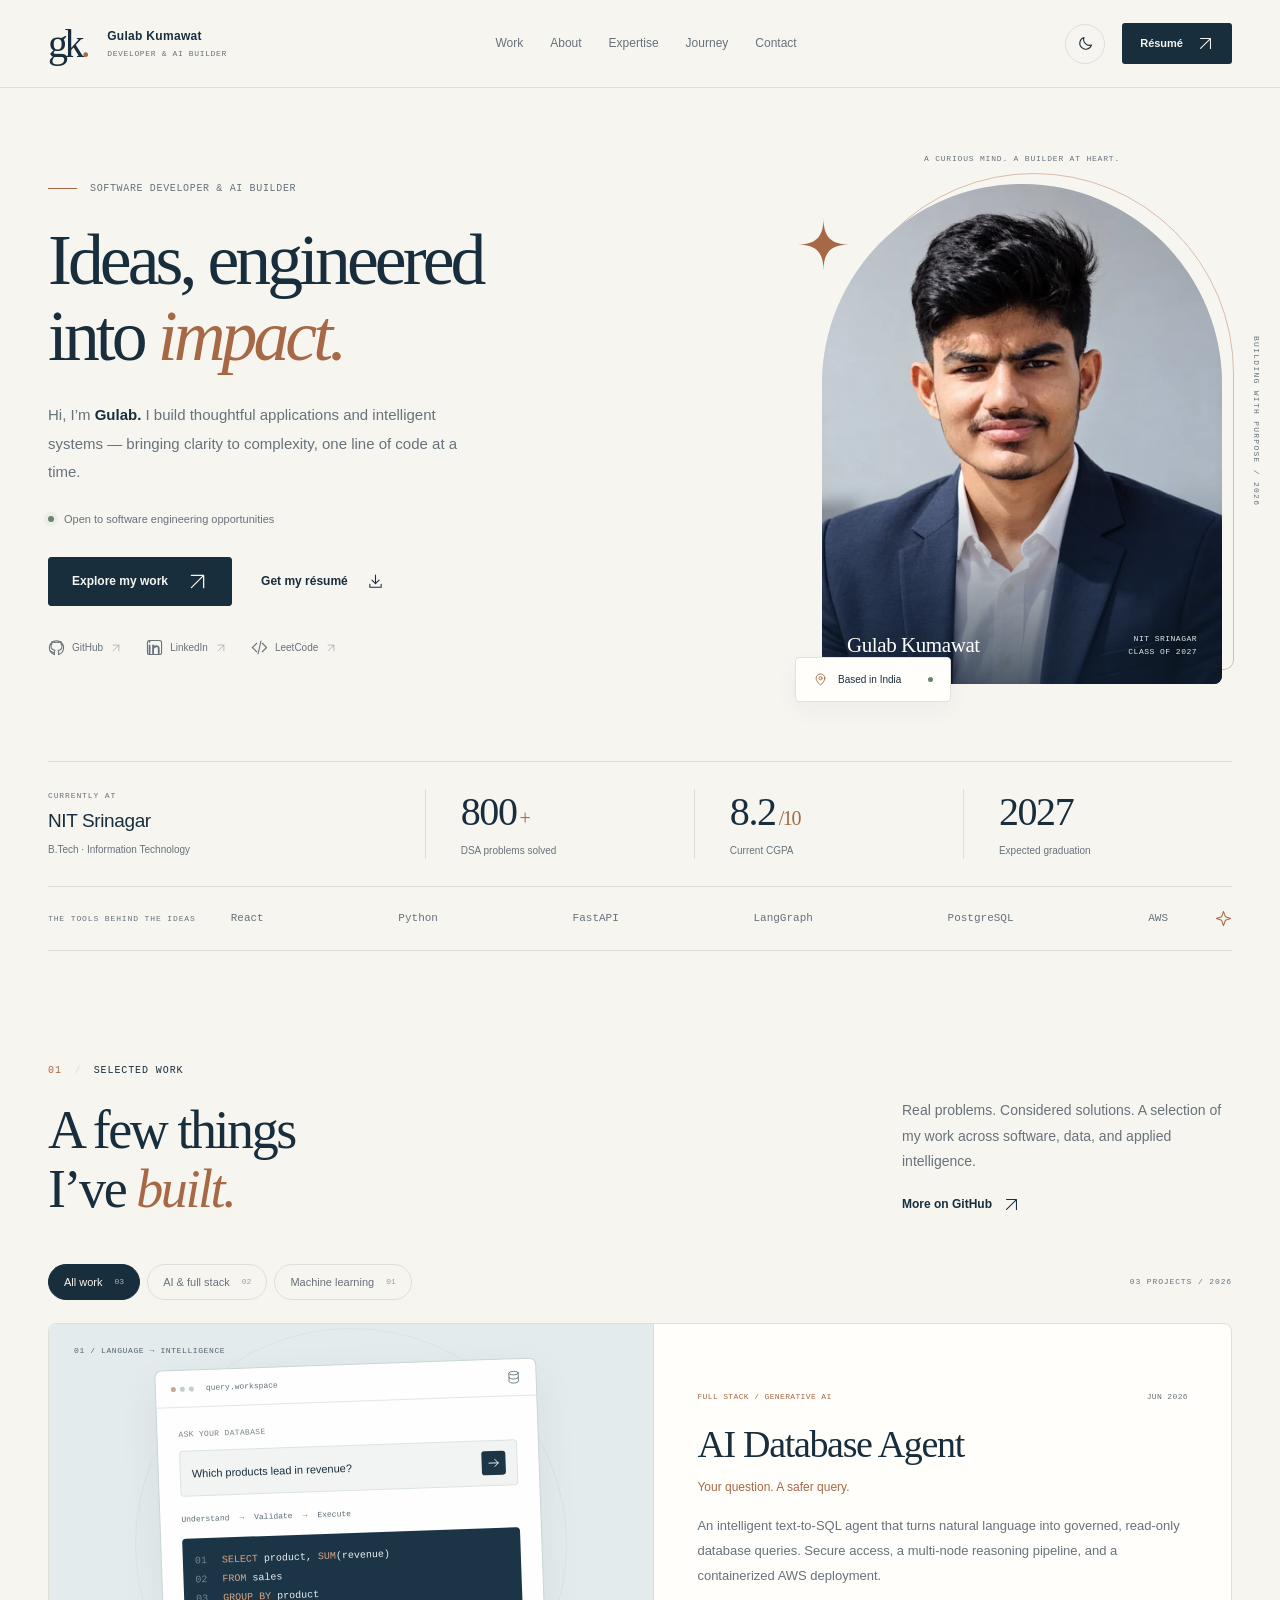
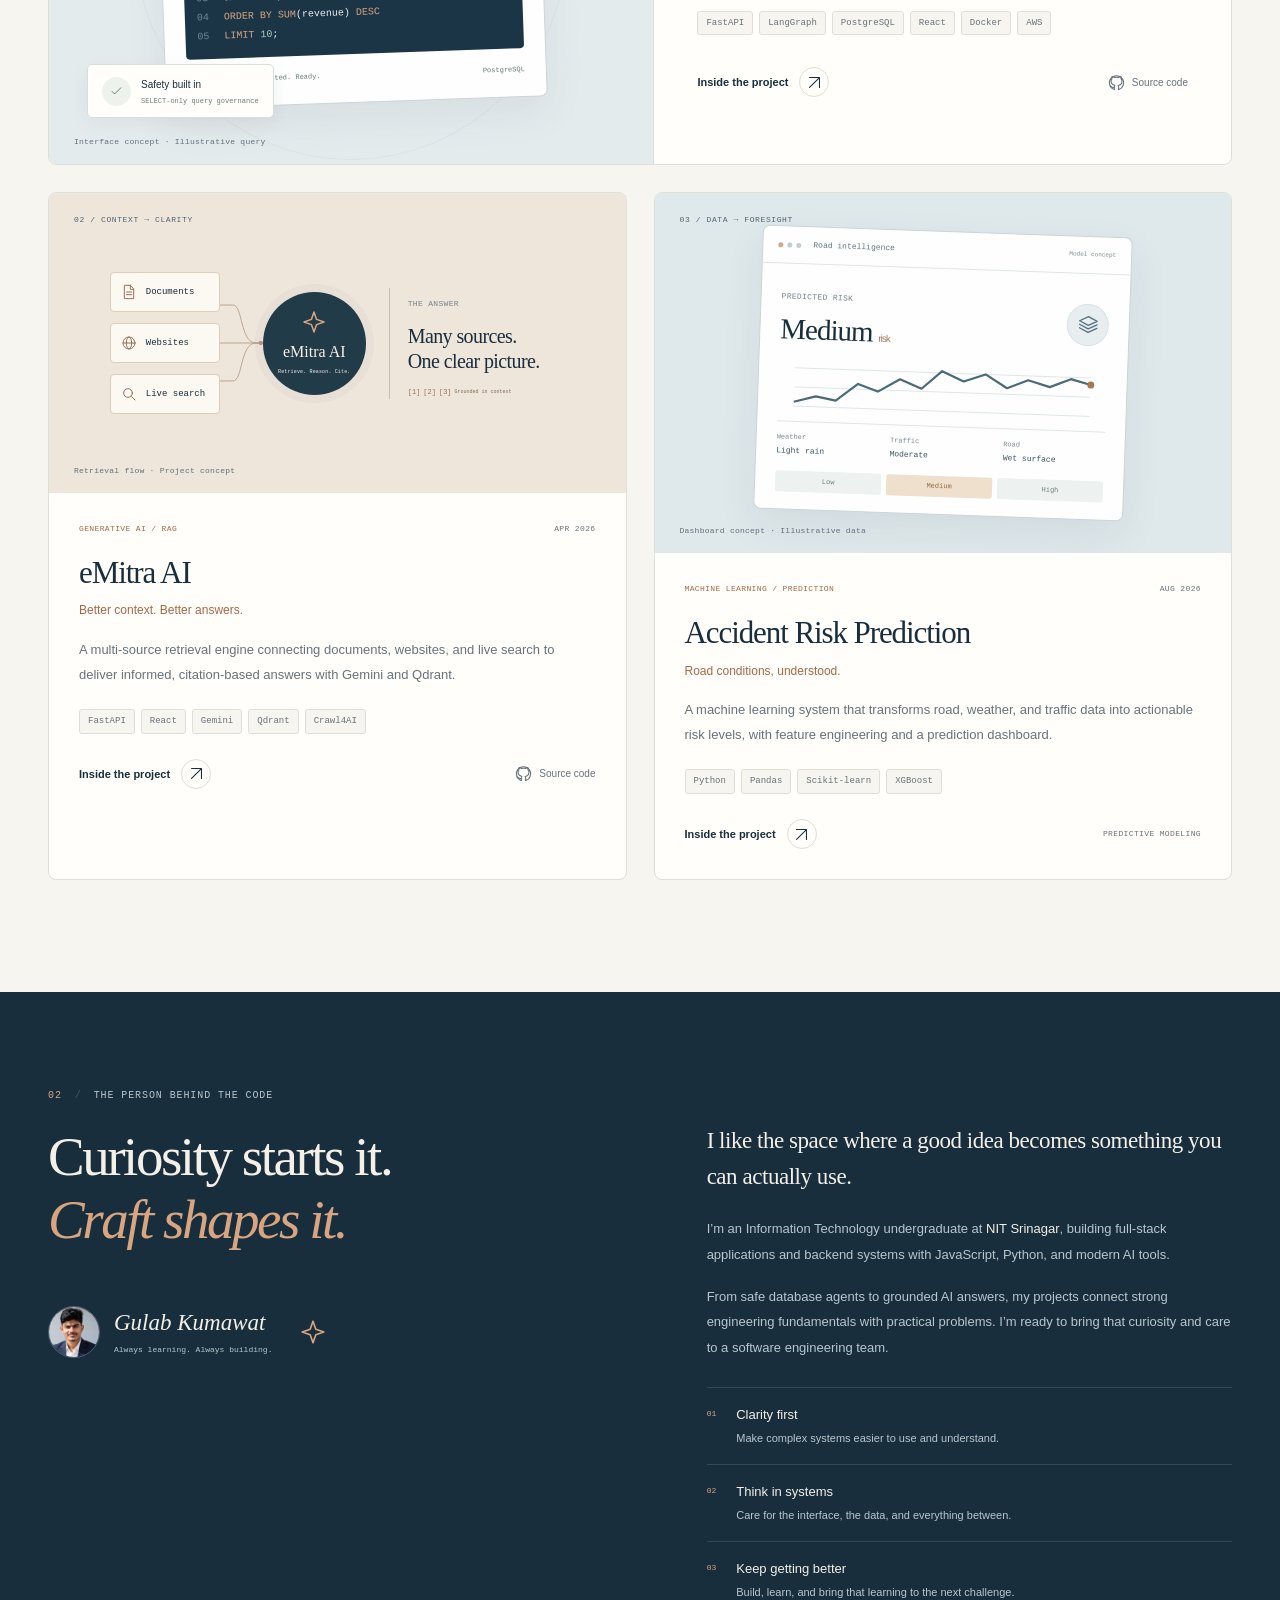
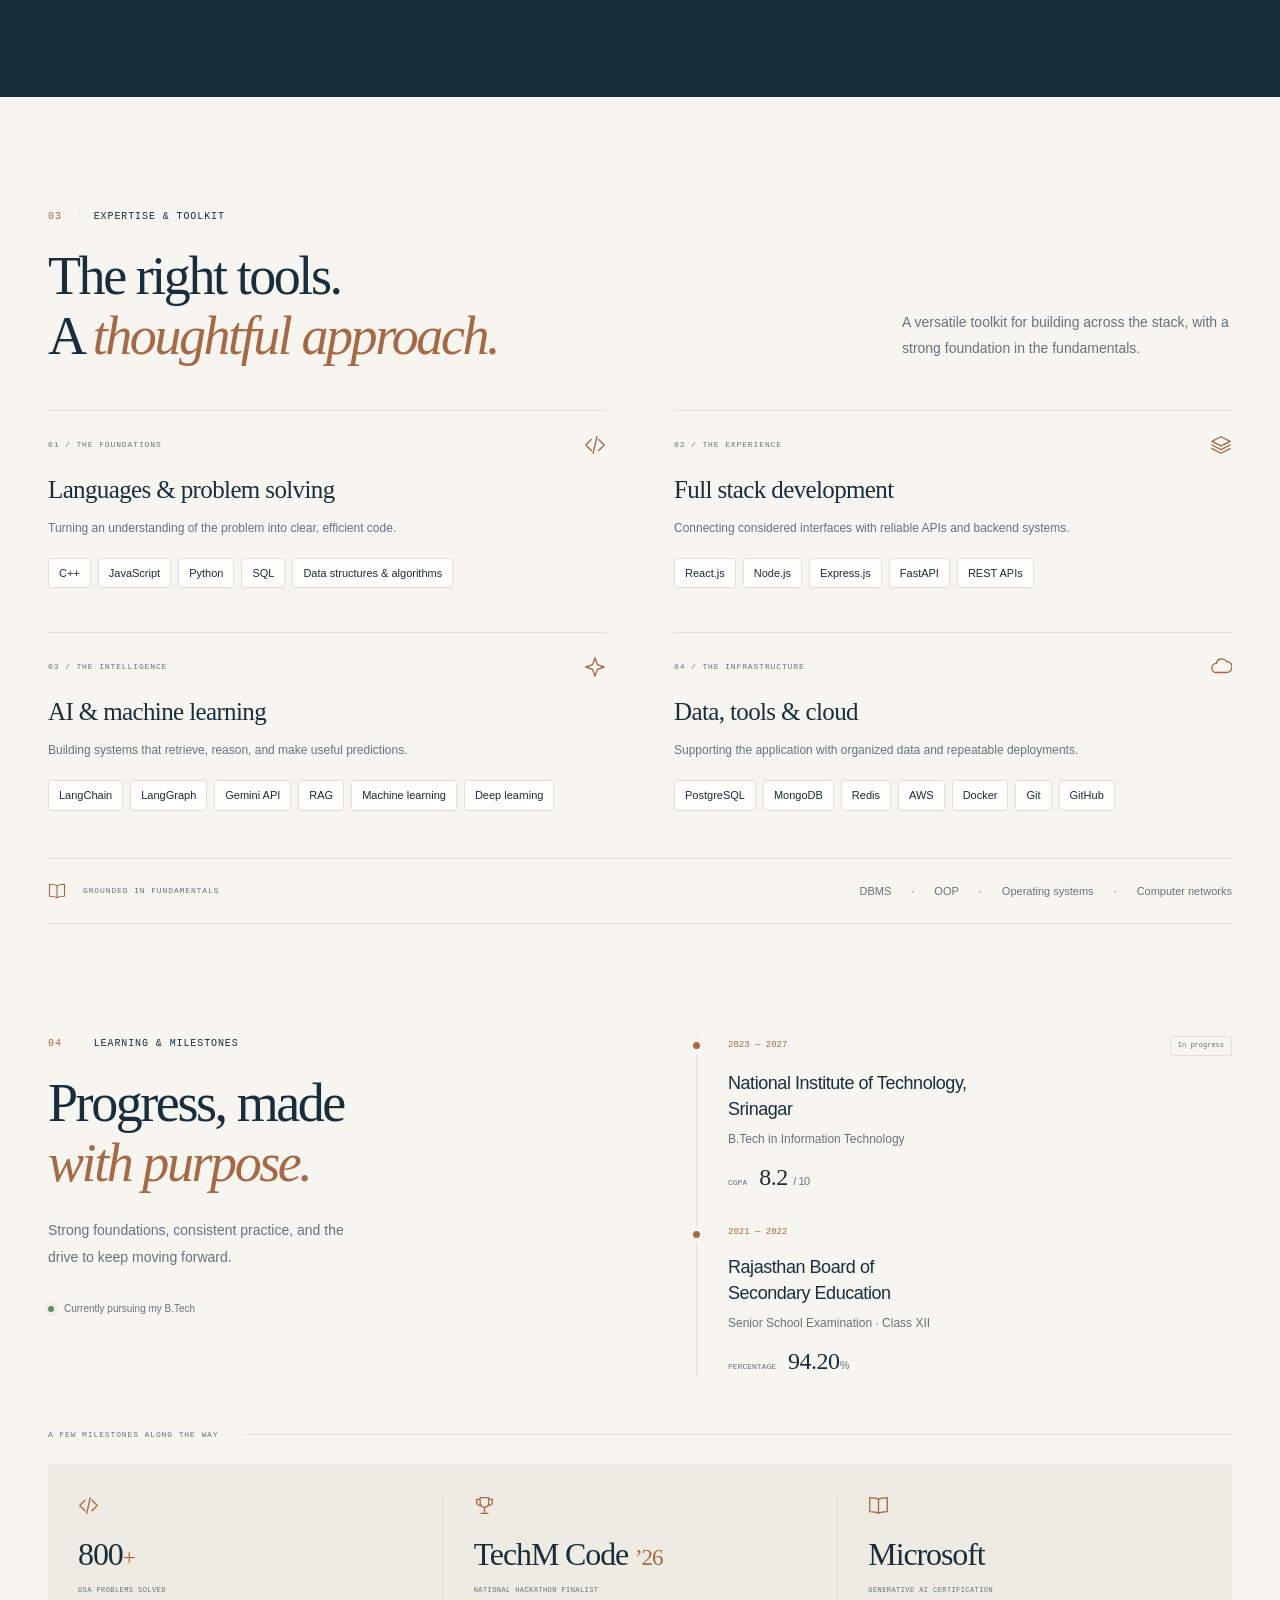
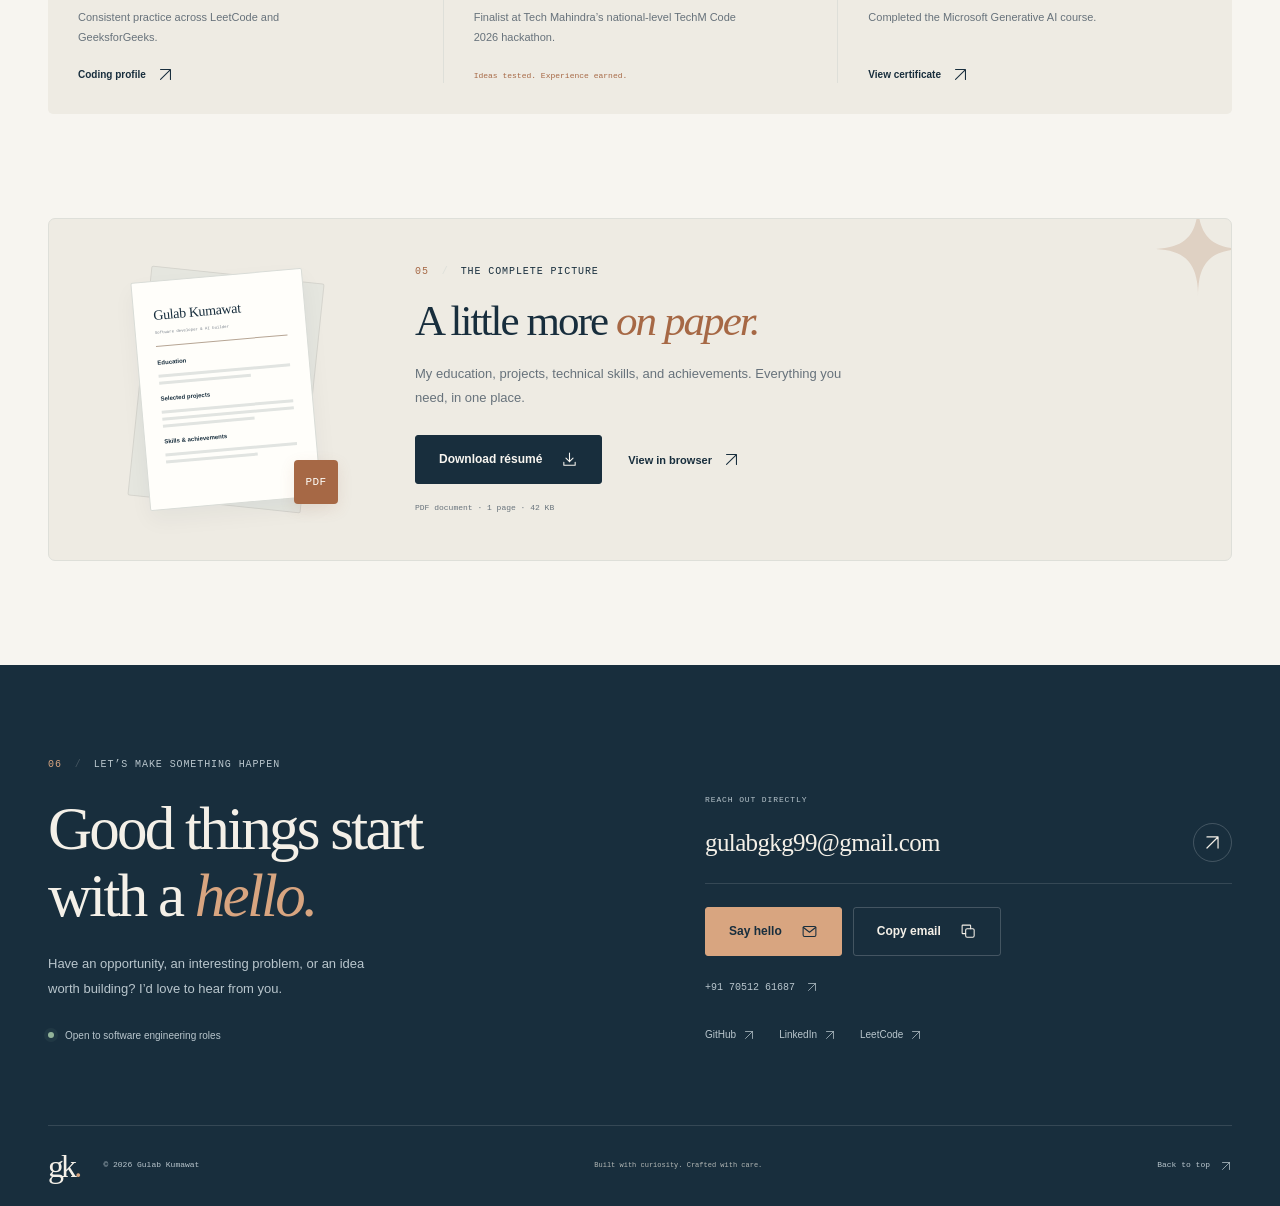
<file: index.html>
<!doctype html>
<html lang="en" data-theme="light">
<head>
  <meta charset="utf-8">
  <meta name="viewport" content="width=device-width, initial-scale=1">
  <meta name="theme-color" content="#f7f5f0">
  <meta name="description" content="Gulab Kumawat, software developer and AI builder at NIT Srinagar. Explore full-stack applications, intelligent systems, technical skills, and download the latest résumé.">
  <meta property="og:title" content="Gulab Kumawat — Software Developer & AI Builder">
  <meta property="og:description" content="Ideas, engineered into impact. Full-stack development, thoughtful backends, and applied AI.">
  <meta property="og:type" content="website">
  <meta property="og:image" content="assets/images/gulab-portrait.webp">
  <meta property="og:image:alt" content="Portrait of Gulab Kumawat in a navy blazer">
  <meta name="twitter:card" content="summary_large_image">
  <title>Gulab Kumawat — Software Developer & AI Builder</title>
  <link rel="icon" href="assets/favicon.svg" type="image/svg+xml">
  <link rel="preload" as="image" href="assets/images/gulab-portrait.webp" imagesrcset="assets/images/gulab-portrait-small.webp 480w, assets/images/gulab-portrait.webp 900w" imagesizes="(max-width: 640px) 85vw, 420px" fetchpriority="high">
  <link rel="stylesheet" href="assets/css/styles.css">
  <script src="assets/js/main.js" defer></script>
</head>
<body>
  <svg class="icon-library" xmlns="http://www.w3.org/2000/svg" aria-hidden="true">
    <defs>
      <symbol id="i-arrow-up" viewBox="0 0 24 24"><path d="M5 19 19 5M5 5h14v14"/></symbol>
      <symbol id="i-arrow-right" viewBox="0 0 24 24"><path d="M4 12h16m-6-6 6 6-6 6"/></symbol>
      <symbol id="i-download" viewBox="0 0 24 24"><path d="M12 3v12m-5-5 5 5 5-5M4 16v4h16v-4"/></symbol>
      <symbol id="i-sun" viewBox="0 0 24 24"><circle cx="12" cy="12" r="4"/><path d="M12 2v2m0 16v2M2 12h2m16 0h2M5 5l1.5 1.5m11 11L19 19M5 19l1.5-1.5m11-11L19 5"/></symbol>
      <symbol id="i-moon" viewBox="0 0 24 24"><path d="M20.5 14.2A8.5 8.5 0 0 1 9.8 3.5 8.5 8.5 0 1 0 20.5 14.2Z"/></symbol>
      <symbol id="i-menu" viewBox="0 0 24 24"><path d="M4 8h16M4 16h16"/></symbol>
      <symbol id="i-close" viewBox="0 0 24 24"><path d="m6 6 12 12M6 18 18 6"/></symbol>
      <symbol id="i-mail" viewBox="0 0 24 24"><rect x="3" y="5" width="18" height="14" rx="2"/><path d="m3 6 9 7 9-7"/></symbol>
      <symbol id="i-copy" viewBox="0 0 24 24"><rect x="8" y="8" width="12" height="12" rx="2"/><path d="M15 8V4a1 1 0 0 0-1-1H4a1 1 0 0 0-1 1v10a1 1 0 0 0 1 1h4"/></symbol>
      <symbol id="i-location" viewBox="0 0 24 24"><path d="M19 10c0 5-7 11-7 11S5 15 5 10a7 7 0 1 1 14 0Z"/><circle cx="12" cy="10" r="2.5"/></symbol>
      <symbol id="i-check" viewBox="0 0 24 24"><path d="m5 12 4 4L19 6"/></symbol>
      <symbol id="i-code" viewBox="0 0 24 24"><path d="m8 6-6 6 6 6m8-12 6 6-6 6M14 3l-4 18"/></symbol>
      <symbol id="i-database" viewBox="0 0 24 24"><ellipse cx="12" cy="5" rx="8" ry="3"/><path d="M4 5v14c0 1.7 3.6 3 8 3s8-1.3 8-3V5M4 12c0 1.7 3.6 3 8 3s8-1.3 8-3"/></symbol>
      <symbol id="i-layers" viewBox="0 0 24 24"><path d="m12 3 10 5-10 5L2 8l10-5ZM2 12l10 5 10-5M2 16l10 5 10-5"/></symbol>
      <symbol id="i-spark" viewBox="0 0 24 24"><path d="m12 2 2.6 7.4L22 12l-7.4 2.6L12 22l-2.6-7.4L2 12l7.4-2.6L12 2Z"/></symbol>
      <symbol id="i-document" viewBox="0 0 24 24"><path d="M14 2H5v20h14V7l-5-5Zm0 0v6h5M8 12h8m-8 4h8"/></symbol>
      <symbol id="i-globe" viewBox="0 0 24 24"><circle cx="12" cy="12" r="9"/><ellipse cx="12" cy="12" rx="4" ry="9"/><path d="M3 12h18"/></symbol>
      <symbol id="i-search" viewBox="0 0 24 24"><circle cx="10.5" cy="10.5" r="6.5"/><path d="m16 16 5 5"/></symbol>
      <symbol id="i-cloud" viewBox="0 0 24 24"><path d="M7 18a5 5 0 1 1 0-10 6 6 0 0 1 11-2 5 5 0 0 1 0 12H7Z"/></symbol>
      <symbol id="i-book" viewBox="0 0 24 24"><path d="M12 5c-3-2-6-2-10-2v16c4 0 7 0 10 2m0-16c3-2 6-2 10-2v16c-4 0-7 0-10 2V5Z"/></symbol>
      <symbol id="i-trophy" viewBox="0 0 24 24"><path d="M7 3h10v5c0 4-2 6-5 6s-5-2-5-6V3ZM7 5H3v3c0 3 2 4 5 4m9-7h4v3c0 3-2 4-5 4m-4 2v6m-4 1h8"/></symbol>
      <symbol id="i-linkedin" viewBox="0 0 24 24"><path d="M5 9v11M5 4v.1M10 20V9m0 5c0-3 8-7 8 0v6" stroke-width="2.6"/><rect x="2" y="2" width="20" height="20" rx="3"/></symbol>
      <symbol id="i-github" viewBox="0 0 24 24"><path d="M9 19c-4 1.2-4-2-6-2m12 5v-3.5a3 3 0 0 0-.8-2.3c2.7-.3 5.5-1.3 5.5-6a4.7 4.7 0 0 0-1.3-3.3 4.3 4.3 0 0 0-.1-3.2s-1-.3-3.3 1.2a11.4 11.4 0 0 0-6 0C6.7 3.4 5.7 3.7 5.7 3.7a4.3 4.3 0 0 0-.1 3.2A4.7 4.7 0 0 0 4.3 10c0 4.7 2.8 5.7 5.5 6A3 3 0 0 0 9 18.3V22"/><path d="M9 22a10 10 0 1 1 6 0"/></symbol>
    </defs>
  </svg>

  <a class="skip-link" href="#main">Skip to content</a>

  <header class="site-header" id="top">
    <div class="container header-inner">
      <a class="brand" href="#home" aria-label="Gulab Kumawat, home">
        <span class="brand-mark">gk<span>.</span></span>
        <span class="brand-name">Gulab Kumawat<span>Developer &amp; AI builder</span></span>
      </a>
      <nav class="site-nav" id="site-nav" aria-label="Main navigation">
        <a href="#work">Work</a>
        <a href="#about">About</a>
        <a href="#expertise">Expertise</a>
        <a href="#journey">Journey</a>
        <a href="#contact">Contact</a>
      </nav>
      <div class="header-actions">
        <button class="icon-button theme-toggle" type="button" aria-label="Switch to dark theme" aria-pressed="false">
          <svg class="icon moon-icon" aria-hidden="true"><use href="#i-moon"/></svg>
          <svg class="icon sun-icon" aria-hidden="true"><use href="#i-sun"/></svg>
        </button>
        <a class="header-resume" href="Gulab-Kumawat-Resume.pdf" target="_blank" rel="noopener noreferrer">Résumé <svg class="icon icon-small" aria-hidden="true"><use href="#i-arrow-up"/></svg></a>
        <button class="icon-button menu-toggle" type="button" aria-label="Open navigation" aria-controls="site-nav" aria-expanded="false">
          <svg class="icon menu-icon" aria-hidden="true"><use href="#i-menu"/></svg>
          <svg class="icon close-icon" aria-hidden="true"><use href="#i-close"/></svg>
        </button>
      </div>
    </div>
  </header>

  <main id="main">
    <section class="hero container" id="home" aria-labelledby="hero-title">
      <div class="hero-grid">
        <div class="hero-content" data-reveal>
          <div class="eyebrow hero-eyebrow"><span class="short-rule"></span>Software developer &amp; AI builder</div>
          <h1 id="hero-title">Ideas, engineered<br>into <em>impact.</em></h1>
          <p class="hero-intro">Hi, I’m <strong>Gulab.</strong> I build thoughtful applications and intelligent systems — bringing clarity to complexity, one line of code at a time.</p>
          <div class="hero-availability"><span class="status-dot"></span>Open to software engineering opportunities</div>
          <div class="hero-actions">
            <a class="button button-primary" href="#work">Explore my work <svg class="icon" aria-hidden="true"><use href="#i-arrow-up"/></svg></a>
            <a class="button button-text" href="Gulab-Kumawat-Resume.pdf" download="Gulab-Kumawat-Resume.pdf">Get my résumé <svg class="icon icon-small" aria-hidden="true"><use href="#i-download"/></svg></a>
          </div>
          <div class="hero-socials" aria-label="Social profiles">
            <a href="https://github.com/Gulabkt98" target="_blank" rel="noopener noreferrer"><svg class="icon icon-small" aria-hidden="true"><use href="#i-github"/></svg>GitHub<svg class="icon tiny-arrow" aria-hidden="true"><use href="#i-arrow-up"/></svg></a>
            <a href="https://www.linkedin.com/in/gulabkt98" target="_blank" rel="noopener noreferrer"><svg class="icon icon-small" aria-hidden="true"><use href="#i-linkedin"/></svg>LinkedIn<svg class="icon tiny-arrow" aria-hidden="true"><use href="#i-arrow-up"/></svg></a>
            <a href="https://leetcode.com/Gulab_KT" target="_blank" rel="noopener noreferrer"><svg class="icon icon-small" aria-hidden="true"><use href="#i-code"/></svg>LeetCode<svg class="icon tiny-arrow" aria-hidden="true"><use href="#i-arrow-up"/></svg></a>
          </div>
        </div>
        <div class="hero-portrait" data-reveal>
          <span class="portrait-label eyebrow">A curious mind. A builder at heart.</span>
          <div class="portrait-frame">
            <svg class="portrait-spark" viewBox="0 0 64 64" aria-hidden="true"><path d="M32 0c0 23-9 32-32 32 23 0 32 9 32 32 0-23 9-32 32-32C41 32 32 23 32 0Z" fill="currentColor"/></svg>
            <figure class="portrait-photo">
              <img src="assets/images/gulab-portrait.webp" srcset="assets/images/gulab-portrait-small.webp 480w, assets/images/gulab-portrait.webp 900w" sizes="(max-width: 640px) 85vw, 420px" width="900" height="1136" alt="Gulab Kumawat wearing a navy blazer and white shirt" fetchpriority="high" decoding="async">
              <figcaption><span>Gulab Kumawat</span><span>NIT Srinagar<br>Class of 2027</span></figcaption>
            </figure>
            <div class="portrait-location"><svg class="icon icon-small" aria-hidden="true"><use href="#i-location"/></svg>Based in India<span class="location-dot"></span></div>
          </div>
          <span class="portrait-side-note">BUILDING WITH PURPOSE / 2026</span>
        </div>
      </div>
      <div class="hero-facts" data-reveal>
        <div class="fact fact-study"><span class="eyebrow">Currently at</span><strong>NIT Srinagar</strong><span>B.Tech · Information Technology</span></div>
        <div class="fact"><strong>800<span>+</span></strong><span>DSA problems solved</span></div>
        <div class="fact"><strong>8.2<span>/10</span></strong><span>Current CGPA</span></div>
        <div class="fact"><strong>2027</strong><span>Expected graduation</span></div>
      </div>
      <div class="stack-strip" aria-label="Selected technologies"><span class="eyebrow">The tools behind the ideas</span><div><span>React</span><span>Python</span><span>FastAPI</span><span>LangGraph</span><span>PostgreSQL</span><span>AWS</span></div><svg class="icon" aria-hidden="true"><use href="#i-spark"/></svg></div>
    </section>

    <section class="section work-section container" id="work" aria-labelledby="work-title">
      <div class="section-heading" data-reveal>
        <div><div class="section-kicker"><span>01</span>Selected work</div><h2 id="work-title">A few things<br>I’ve <em>built.</em></h2></div>
        <div class="section-description"><p>Real problems. Considered solutions. A selection of my work across software, data, and applied intelligence.</p><a class="inline-link" href="https://github.com/Gulabkt98" target="_blank" rel="noopener noreferrer">More on GitHub <svg class="icon icon-small" aria-hidden="true"><use href="#i-arrow-up"/></svg></a></div>
      </div>
      <div class="work-toolbar" data-reveal>
        <div class="project-filters" role="group" aria-label="Filter projects">
          <button class="filter-button" type="button" data-filter="all" aria-pressed="true">All work <span>03</span></button>
          <button class="filter-button" type="button" data-filter="ai" aria-pressed="false">AI &amp; full stack <span>02</span></button>
          <button class="filter-button" type="button" data-filter="ml" aria-pressed="false">Machine learning <span>01</span></button>
        </div>
        <span class="eyebrow work-count" id="work-count">03 projects / 2026</span>
      </div>
      <div class="project-grid">
        <article class="project-card project-featured" data-category="ai" data-reveal aria-labelledby="sql-title">
          <div class="project-visual visual-sql" aria-hidden="true">
            <span class="visual-top-label">01 / Language → intelligence</span>
            <div class="sql-app mockup-window">
              <div class="mockup-titlebar"><span class="window-dots"><i></i><i></i><i></i></span><span>query.workspace</span><svg class="icon icon-small"><use href="#i-database"/></svg></div>
              <div class="sql-app-body">
                <div class="mockup-eyebrow">Ask your database</div>
                <div class="sql-question">Which products lead in revenue?<span class="question-send"><svg class="icon icon-small"><use href="#i-arrow-right"/></svg></span></div>
                <div class="sql-flow"><span>Understand</span><b>→</b><span>Validate</span><b>→</b><span>Execute</span></div>
                <div class="sql-code"><div><span class="code-line">01</span><span><b>SELECT</b> product, <b>SUM</b>(revenue)</span></div><div><span class="code-line">02</span><span><b>FROM</b> sales</span></div><div><span class="code-line">03</span><span><b>GROUP BY</b> product</span></div><div><span class="code-line">04</span><span><b>ORDER BY SUM</b>(revenue) <b>DESC</b></span></div><div><span class="code-line">05</span><span><b>LIMIT</b> <i>10</i>;</span></div></div>
                <div class="sql-result"><span><svg class="icon"><use href="#i-check"/></svg>Read-only. Validated. Ready.</span><span>PostgreSQL</span></div>
              </div>
            </div>
            <div class="sql-governance"><span class="governance-icon"><svg class="icon"><use href="#i-check"/></svg></span><span>Safety built in<strong>SELECT-only query governance</strong></span></div>
            <span class="visual-caption">Interface concept · Illustrative query</span>
          </div>
          <div class="project-content">
            <div class="project-meta"><span>Full stack / Generative AI</span><time datetime="2026-06">Jun 2026</time></div>
            <h3 id="sql-title">AI Database Agent</h3>
            <p class="project-tagline">Your question. A safer query.</p>
            <p class="project-description">An intelligent text-to-SQL agent that turns natural language into governed, read-only database queries. Secure access, a multi-node reasoning pipeline, and a containerized AWS deployment.</p>
            <div class="tech-tags" aria-label="Project technologies"><span>FastAPI</span><span>LangGraph</span><span>PostgreSQL</span><span>React</span><span>Docker</span><span>AWS</span></div>
            <div class="project-links"><button class="inline-link project-detail" type="button" data-project="sql" aria-haspopup="dialog">Inside the project <span class="link-circle"><svg class="icon icon-small" aria-hidden="true"><use href="#i-arrow-up"/></svg></span></button><a class="source-link" href="https://github.com/Gulabkt98/SQL-AI-Agent" target="_blank" rel="noopener noreferrer" aria-label="AI Database Agent source code on GitHub"><svg class="icon icon-small" aria-hidden="true"><use href="#i-github"/></svg>Source code</a></div>
          </div>
        </article>

        <article class="project-card" data-category="ai" data-reveal aria-labelledby="rag-title">
          <div class="project-visual visual-rag" aria-hidden="true">
            <span class="visual-top-label">02 / Context → clarity</span>
            <div class="rag-diagram">
              <div class="rag-sources"><div><svg class="icon"><use href="#i-document"/></svg><span>Documents</span></div><div><svg class="icon"><use href="#i-globe"/></svg><span>Websites</span></div><div><svg class="icon"><use href="#i-search"/></svg><span>Live search</span></div></div>
              <svg class="rag-connectors" viewBox="0 0 60 160"><path d="M0 27h18c14 0 10 53 32 53h10M0 80h60M0 133h18c14 0 10-53 32-53h10" fill="none" stroke="currentColor" stroke-width="1.2"/><circle cx="57" cy="80" r="3" fill="currentColor"/></svg>
              <div class="rag-core"><svg class="icon"><use href="#i-spark"/></svg><strong>eMitra AI</strong><span>Retrieve. Reason. Cite.</span></div>
              <div class="rag-answer"><span class="mockup-eyebrow">The answer</span><strong>Many sources.<br>One clear picture.</strong><span class="citation-tags"><i>[1]</i><i>[2]</i><i>[3]</i>Grounded in context</span></div>
            </div>
            <span class="visual-caption">Retrieval flow · Project concept</span>
          </div>
          <div class="project-content">
            <div class="project-meta"><span>Generative AI / RAG</span><time datetime="2026-04">Apr 2026</time></div>
            <h3 id="rag-title">eMitra AI</h3>
            <p class="project-tagline">Better context. Better answers.</p>
            <p class="project-description">A multi-source retrieval engine connecting documents, websites, and live search to deliver informed, citation-based answers with Gemini and Qdrant.</p>
            <div class="tech-tags" aria-label="Project technologies"><span>FastAPI</span><span>React</span><span>Gemini</span><span>Qdrant</span><span>Crawl4AI</span></div>
            <div class="project-links"><button class="inline-link project-detail" type="button" data-project="rag" aria-haspopup="dialog">Inside the project <span class="link-circle"><svg class="icon icon-small" aria-hidden="true"><use href="#i-arrow-up"/></svg></span></button><a class="source-link" href="https://github.com/Gulabkt98/Emitra-AI-Agent-" target="_blank" rel="noopener noreferrer" aria-label="eMitra AI source code on GitHub"><svg class="icon icon-small" aria-hidden="true"><use href="#i-github"/></svg>Source code</a></div>
          </div>
        </article>

        <article class="project-card" data-category="ml" data-reveal aria-labelledby="risk-title">
          <div class="project-visual visual-risk" aria-hidden="true">
            <span class="visual-top-label">03 / Data → foresight</span>
            <div class="risk-app mockup-window">
              <div class="mockup-titlebar"><span class="window-dots"><i></i><i></i><i></i></span><span>Road intelligence</span><span class="risk-live">Model concept</span></div>
              <div class="risk-app-body"><div class="risk-summary"><div><span class="mockup-eyebrow">Predicted risk</span><strong>Medium<span>risk</span></strong></div><div class="risk-symbol"><svg class="icon"><use href="#i-layers"/></svg></div></div>
                <svg class="risk-chart" viewBox="0 0 340 70"><path d="M0 16h340M0 38h340M0 60h340" stroke="#dbe3e5" stroke-width="1"/><path d="M0 55 25 48 48 52 73 32 96 40 121 25 146 35 169 14 194 25 219 16 244 31 268 21 293 28 317 18 340 24" stroke="#496a79" stroke-width="2.5" fill="none" stroke-linejoin="round"/><circle cx="340" cy="24" r="4" fill="#af7656"/></svg>
                <div class="risk-inputs"><div><span>Weather</span><strong>Light rain</strong></div><div><span>Traffic</span><strong>Moderate</strong></div><div><span>Road</span><strong>Wet surface</strong></div></div>
                <div class="risk-scale"><span>Low</span><span class="is-selected">Medium</span><span>High</span></div>
              </div>
            </div>
            <span class="visual-caption">Dashboard concept · Illustrative data</span>
          </div>
          <div class="project-content">
            <div class="project-meta"><span>Machine learning / Prediction</span><time datetime="2026-08">Aug 2026</time></div>
            <h3 id="risk-title">Accident Risk Prediction</h3>
            <p class="project-tagline">Road conditions, understood.</p>
            <p class="project-description">A machine learning system that transforms road, weather, and traffic data into actionable risk levels, with feature engineering and a prediction dashboard.</p>
            <div class="tech-tags" aria-label="Project technologies"><span>Python</span><span>Pandas</span><span>Scikit-learn</span><span>XGBoost</span></div>
            <div class="project-links"><button class="inline-link project-detail" type="button" data-project="risk" aria-haspopup="dialog">Inside the project <span class="link-circle"><svg class="icon icon-small" aria-hidden="true"><use href="#i-arrow-up"/></svg></span></button><span class="project-type">Predictive modeling</span></div>
          </div>
        </article>
      </div>
      <p class="sr-only" id="filter-status" role="status" aria-live="polite"></p>
    </section>
    <section class="about-band" id="about" aria-labelledby="about-title">
      <div class="container about-grid">
        <div class="about-heading" data-reveal><div class="section-kicker"><span>02</span>The person behind the code</div><h2 id="about-title">Curiosity starts it.<br><em>Craft shapes it.</em></h2><div class="about-signature"><img src="assets/images/gulab-portrait-small.webp" alt="" width="52" height="52" loading="lazy" decoding="async"><div><span>Gulab Kumawat</span><small>Always learning. Always building.</small></div><svg class="icon" aria-hidden="true"><use href="#i-spark"/></svg></div></div>
        <div class="about-content" data-reveal><p class="about-lead">I like the space where a good idea becomes something you can actually use.</p><p>I’m an Information Technology undergraduate at <strong>NIT Srinagar</strong>, building full-stack applications and backend systems with JavaScript, Python, and modern AI tools.</p><p>From safe database agents to grounded AI answers, my projects connect strong engineering fundamentals with practical problems. I’m ready to bring that curiosity and care to a software engineering team.</p><div class="principles"><div><span>01</span><div><h3>Clarity first</h3><p>Make complex systems easier to use and understand.</p></div></div><div><span>02</span><div><h3>Think in systems</h3><p>Care for the interface, the data, and everything between.</p></div></div><div><span>03</span><div><h3>Keep getting better</h3><p>Build, learn, and bring that learning to the next challenge.</p></div></div></div></div>
      </div>
    </section>
    <section class="section expertise-section container" id="expertise" aria-labelledby="expertise-title">
      <div class="section-heading" data-reveal><div><div class="section-kicker"><span>03</span>Expertise &amp; toolkit</div><h2 id="expertise-title">The right tools.<br>A <em>thoughtful approach.</em></h2></div><div class="section-description"><p>A versatile toolkit for building across the stack, with a strong foundation in the fundamentals.</p></div></div>
      <div class="expertise-grid">
        <article class="expertise-item" data-reveal><div class="expertise-top"><span class="eyebrow">01 / The foundations</span><svg class="icon" aria-hidden="true"><use href="#i-code"/></svg></div><h3>Languages &amp; problem solving</h3><p>Turning an understanding of the problem into clear, efficient code.</p><div class="skill-tags"><span>C++</span><span>JavaScript</span><span>Python</span><span>SQL</span><span>Data structures &amp; algorithms</span></div></article>
        <article class="expertise-item" data-reveal><div class="expertise-top"><span class="eyebrow">02 / The experience</span><svg class="icon" aria-hidden="true"><use href="#i-layers"/></svg></div><h3>Full stack development</h3><p>Connecting considered interfaces with reliable APIs and backend systems.</p><div class="skill-tags"><span>React.js</span><span>Node.js</span><span>Express.js</span><span>FastAPI</span><span>REST APIs</span></div></article>
        <article class="expertise-item" data-reveal><div class="expertise-top"><span class="eyebrow">03 / The intelligence</span><svg class="icon" aria-hidden="true"><use href="#i-spark"/></svg></div><h3>AI &amp; machine learning</h3><p>Building systems that retrieve, reason, and make useful predictions.</p><div class="skill-tags"><span>LangChain</span><span>LangGraph</span><span>Gemini API</span><span>RAG</span><span>Machine learning</span><span>Deep learning</span></div></article>
        <article class="expertise-item" data-reveal><div class="expertise-top"><span class="eyebrow">04 / The infrastructure</span><svg class="icon" aria-hidden="true"><use href="#i-cloud"/></svg></div><h3>Data, tools &amp; cloud</h3><p>Supporting the application with organized data and repeatable deployments.</p><div class="skill-tags"><span>PostgreSQL</span><span>MongoDB</span><span>Redis</span><span>AWS</span><span>Docker</span><span>Git</span><span>GitHub</span></div></article>
      </div>
      <div class="foundations-strip" data-reveal><svg class="icon" aria-hidden="true"><use href="#i-book"/></svg><span class="eyebrow">Grounded in fundamentals</span><p>DBMS<span>·</span>OOP<span>·</span>Operating systems<span>·</span>Computer networks</p></div>
    </section>
    <section class="section journey-section container" id="journey" aria-labelledby="journey-title">
      <div class="journey-grid">
        <div class="journey-heading" data-reveal><div class="section-kicker"><span>04</span>Learning &amp; milestones</div><h2 id="journey-title">Progress, made<br><em>with purpose.</em></h2><p>Strong foundations, consistent practice, and the drive to keep moving forward.</p><span class="journey-note"><span class="status-dot"></span>Currently pursuing my B.Tech</span></div>
        <div class="education-timeline" data-reveal>
          <article class="education-item"><div class="education-date"><span>2023 — 2027</span><span class="education-current">In progress</span></div><h3>National Institute of Technology,<br>Srinagar</h3><p>B.Tech in Information Technology</p><div class="education-result"><span>CGPA</span><strong>8.2 <small>/ 10</small></strong></div></article>
          <article class="education-item"><div class="education-date"><span>2021 — 2022</span></div><h3>Rajasthan Board of<br>Secondary Education</h3><p>Senior School Examination · Class XII</p><div class="education-result"><span>Percentage</span><strong>94.20<small>%</small></strong></div></article>
        </div>
      </div>
      <div class="milestones-heading" data-reveal><span class="eyebrow">A few milestones along the way</span><span class="long-rule"></span></div>
      <div class="milestones-grid">
        <article class="milestone" data-reveal><svg class="icon" aria-hidden="true"><use href="#i-code"/></svg><h3>800<span>+</span></h3><span class="eyebrow">DSA problems solved</span><p>Consistent practice across LeetCode and GeeksforGeeks.</p><a class="inline-link" href="https://leetcode.com/Gulab_KT" target="_blank" rel="noopener noreferrer">Coding profile <svg class="icon icon-small" aria-hidden="true"><use href="#i-arrow-up"/></svg></a></article>
        <article class="milestone" data-reveal><svg class="icon" aria-hidden="true"><use href="#i-trophy"/></svg><h3>TechM Code <span>’26</span></h3><span class="eyebrow">National hackathon finalist</span><p>Finalist at Tech Mahindra’s national-level TechM Code 2026 hackathon.</p><span class="milestone-note">Ideas tested. Experience earned.</span></article>
        <article class="milestone" data-reveal><svg class="icon" aria-hidden="true"><use href="#i-book"/></svg><h3>Microsoft</h3><span class="eyebrow">Generative AI certification</span><p>Completed the Microsoft Generative AI course.</p><a class="inline-link" href="https://drive.google.com/drive/folders/1TO2uiJNTAM6XqXmUFlIy6iwy-Da5577S?usp=drive_link" target="_blank" rel="noopener noreferrer">View certificate <svg class="icon icon-small" aria-hidden="true"><use href="#i-arrow-up"/></svg></a></article>
      </div>
    </section>
    <section class="resume-section container" id="resume" aria-labelledby="resume-title">
      <div class="resume-panel" data-reveal><div class="resume-illustration" aria-hidden="true"><div class="resume-paper"><span class="resume-paper-name">Gulab Kumawat</span><span class="resume-paper-role">Software developer &amp; AI builder</span><div class="resume-paper-line"></div><b>Education</b><i></i><i class="short"></i><b>Selected projects</b><i></i><i></i><i class="short"></i><b>Skills &amp; achievements</b><i></i><i class="short"></i></div><span class="resume-pdf-tag">PDF</span></div><div class="resume-copy"><div class="section-kicker"><span>05</span>The complete picture</div><h2 id="resume-title">A little more <em>on paper.</em></h2><p>My education, projects, technical skills, and achievements. Everything you need, in one place.</p><div class="resume-actions"><a class="button button-primary" href="Gulab-Kumawat-Resume.pdf" download="Gulab-Kumawat-Resume.pdf">Download résumé <svg class="icon icon-small" aria-hidden="true"><use href="#i-download"/></svg></a><a class="inline-link" href="Gulab-Kumawat-Resume.pdf" target="_blank" rel="noopener noreferrer">View in browser <svg class="icon icon-small" aria-hidden="true"><use href="#i-arrow-up"/></svg></a></div><span class="resume-file-info">PDF document · 1 page · 42 KB</span></div><svg class="resume-panel-spark" viewBox="0 0 64 64" aria-hidden="true"><path d="M32 0c0 23-9 32-32 32 23 0 32 9 32 32 0-23 9-32 32-32C41 32 32 23 32 0Z" fill="currentColor"/></svg></div>
    </section>
    <section class="contact-section" id="contact" aria-labelledby="contact-title">
      <div class="container contact-grid"><div class="contact-heading" data-reveal><div class="section-kicker"><span>06</span>Let’s make something happen</div><h2 id="contact-title">Good things start<br>with a <em>hello.</em></h2><p>Have an opportunity, an interesting problem, or an idea worth building? I’d love to hear from you.</p><div class="contact-status"><span class="status-dot"></span>Open to software engineering roles</div></div><div class="contact-details" data-reveal><span class="eyebrow">Reach out directly</span><a class="contact-email" href="mailto:gulabgkg99@gmail.com"><span>gulabgkg99@gmail.com</span><span class="contact-email-arrow"><svg class="icon" aria-hidden="true"><use href="#i-arrow-up"/></svg></span></a><div class="contact-actions"><a class="button button-copper" href="mailto:gulabgkg99@gmail.com">Say hello <svg class="icon icon-small" aria-hidden="true"><use href="#i-mail"/></svg></a><button class="button button-outline" id="copy-email" type="button">Copy email <svg class="icon icon-small" aria-hidden="true"><use href="#i-copy"/></svg></button></div><a class="contact-phone" href="tel:+917051261687">+91 70512 61687 <svg class="icon icon-small" aria-hidden="true"><use href="#i-arrow-up"/></svg></a><div class="contact-socials"><a href="https://github.com/Gulabkt98" target="_blank" rel="noopener noreferrer">GitHub <svg class="icon icon-small" aria-hidden="true"><use href="#i-arrow-up"/></svg></a><a href="https://www.linkedin.com/in/gulabkt98" target="_blank" rel="noopener noreferrer">LinkedIn <svg class="icon icon-small" aria-hidden="true"><use href="#i-arrow-up"/></svg></a><a href="https://leetcode.com/Gulab_KT" target="_blank" rel="noopener noreferrer">LeetCode <svg class="icon icon-small" aria-hidden="true"><use href="#i-arrow-up"/></svg></a></div></div></div>
    </section>
  </main>

  <footer class="site-footer">
    <div class="container footer-inner"><a class="footer-brand" href="#home" aria-label="Gulab Kumawat, back to home">gk<span>.</span></a><span>© <span id="year">2026</span> Gulab Kumawat</span><span class="footer-note">Built with curiosity. Crafted with care.</span><a class="back-to-top" href="#home">Back to top <svg class="icon icon-small" aria-hidden="true"><use href="#i-arrow-up"/></svg></a></div>
  </footer>

  <dialog class="project-dialog" id="project-dialog" aria-labelledby="dialog-title">
    <div class="dialog-top"><span class="eyebrow">Behind the build</span><button class="icon-button dialog-close" type="button" aria-label="Close project details"><svg class="icon" aria-hidden="true"><use href="#i-close"/></svg></button></div>
    <div class="dialog-content"><p class="eyebrow dialog-category" id="dialog-category"></p><h2 id="dialog-title"></h2><p class="dialog-intro" id="dialog-intro"></p><h3>The problem</h3><p id="dialog-problem"></p><h3>The build</h3><ul id="dialog-points"></ul><h3>The toolkit</h3><div class="tech-tags" id="dialog-tech"></div><div class="dialog-source" id="dialog-source"></div></div>
  </dialog>
  <div class="toast" id="toast" role="status" aria-live="polite"></div>
</body>
</html>
</file>
<file: assets/css/styles.css>
/* Gulab Kumawat — an editorial portfolio in ivory, ink, and copper. */

:root {
  color-scheme: light;
  --paper: #f7f5f0;
  --panel: #fffefa;
  --soft: #eeebe3;
  --ink: #182e3d;
  --muted: #67727b;
  --line: #dedfd9;
  --copper: #a66845;
  --copper-light: #d8a580;
  --deep: #182e3d;
  --on-deep: #f4f0e8;
  --on-deep-muted: #b9c6cd;
  --deep-line: #ffffff20;
  --header-bg: #f7f5f0ed;
  --sans: "Segoe UI", Arial, sans-serif;
  --serif: Georgia, "Times New Roman", serif;
  --mono: "Cascadia Code", Consolas, "Courier New", monospace;
  --shadow: 0 16px 48px #182e3d09;
}

html[data-theme="dark"] {
  color-scheme: dark;
  --paper: #102430;
  --panel: #172e3c;
  --soft: #1b3340;
  --ink: #f0ece4;
  --muted: #b2bec5;
  --line: #344a56;
  --copper: #d8a580;
  --deep: #0b1b27;
  --header-bg: #102430ed;
  --shadow: 0 16px 48px #00000020;
}

* { box-sizing: border-box; }
html { scroll-behavior: smooth; scroll-padding-top: 108px; }
body { margin: 0; background: var(--paper); color: var(--ink); font: 15px/1.7 var(--sans); -webkit-font-smoothing: antialiased; }
body.dialog-open { overflow: hidden; }
button, a { -webkit-tap-highlight-color: transparent; }
button { font: inherit; color: inherit; cursor: pointer; }
a { color: inherit; text-decoration: none; }
button { border: 0; }
img { display: block; max-width: 100%; }
svg { display: block; }
h1, h2, h3, p, figure { margin: 0; }
h1, h2, h3 { font-weight: 400; }
em { color: var(--copper); font-weight: 400; }
strong { font-weight: 600; }
::selection { background: #d8a58070; color: var(--ink); }
:focus-visible { outline: 2px solid var(--copper); outline-offset: 5px; }
[hidden] { display: none !important; }
.container { width: min(1200px, calc(100% - 96px)); margin-inline: auto; }
.icon-library { position: absolute; width: 0; height: 0; overflow: hidden; }
.icon { width: 21px; height: 21px; flex-shrink: 0; fill: none; stroke: currentColor; stroke-width: 1.5; stroke-linecap: round; stroke-linejoin: round; }
.icon-small { width: 17px; height: 17px; }
.eyebrow { font: 10px/1.5 var(--mono); letter-spacing: .11em; text-transform: uppercase; }
.sr-only { position: absolute; width: 1px; height: 1px; padding: 0; margin: -1px; overflow: hidden; clip-path: inset(50%); white-space: nowrap; border: 0; }
.skip-link { position: fixed; z-index: 100; top: -100px; left: 20px; padding: 12px 20px; color: var(--paper); background: var(--ink); }
.skip-link:focus { top: 12px; }

/* Navigation */
.site-header { position: sticky; top: 0; z-index: 50; height: 88px; background: var(--header-bg); border-bottom: 1px solid var(--line); backdrop-filter: blur(16px); }
.header-inner { height: 100%; display: flex; align-items: center; justify-content: space-between; gap: 32px; }
.brand { display: inline-flex; align-items: center; gap: 16px; flex-shrink: 0; }
.brand-mark { font: 40px/1 var(--serif); letter-spacing: -.09em; padding-right: 4px; }
.brand-mark > span, .footer-brand > span { color: var(--copper); }
.brand-name { font-size: 12px; font-weight: 600; letter-spacing: .025em; }
.brand-name > span { display: block; margin-top: 1px; color: var(--muted); font: 8px/1.8 var(--mono); letter-spacing: .08em; text-transform: uppercase; }
.site-nav { display: flex; align-items: center; gap: 27px; }
.site-nav > a { position: relative; font-size: 12px; color: var(--muted); transition: color .2s; }
.site-nav > a::after { content: ""; position: absolute; left: 0; right: 0; bottom: -8px; height: 1px; background: var(--copper); transform: scaleX(0); transform-origin: left; transition: transform .2s; }
.site-nav > a:hover, .site-nav > a[aria-current] { color: var(--ink); }
.site-nav > a:hover::after, .site-nav > a[aria-current]::after { transform: scaleX(1); }
.header-actions { display: flex; align-items: center; gap: 17px; }
.icon-button { display: inline-flex; align-items: center; justify-content: center; width: 40px; height: 40px; border: 1px solid var(--line); border-radius: 50%; background: transparent; transition: background .2s, border-color .2s; }
.icon-button:hover { background: var(--soft); border-color: var(--copper); }
.theme-toggle .icon { width: 17px; height: 17px; }
.sun-icon, .close-icon, .menu-toggle { display: none; }
html[data-theme="dark"] .sun-icon { display: block; }
html[data-theme="dark"] .moon-icon { display: none; }
.header-resume { display: flex; align-items: center; gap: 14px; font-size: 11px; font-weight: 600; background: var(--ink); color: var(--paper); padding: 11px 18px; border-radius: 3px; transition: background .2s; }
.header-resume:hover { background: var(--copper); }

/* Shared typography and controls */
.button { display: inline-flex; align-items: center; justify-content: center; gap: 19px; min-height: 49px; padding: 13px 23px; border: 1px solid transparent; border-radius: 3px; font-size: 12px; line-height: 1.6; font-weight: 600; transition: background .2s, border-color .2s, transform .2s; }
.button .icon, .inline-link .icon, .source-link .icon, .back-to-top .icon { transition: transform .2s; }
.button:hover .icon, .inline-link:hover .icon, .back-to-top:hover .icon { transform: translate(2px, -2px); }
.button-primary { background: var(--ink); color: var(--paper); border-color: var(--ink); }
.button-primary:hover { background: var(--copper); border-color: var(--copper); transform: translateY(-2px); }
.button-text { padding-inline: 10px; background: transparent; border-radius: 0; }
.button-text:hover { color: var(--copper); }
.inline-link { display: inline-flex; align-items: center; gap: 11px; padding: 0; background: transparent; font-size: 12px; line-height: 1.5; font-weight: 600; }
.inline-link:hover { color: var(--copper); }
.section { padding-top: 112px; }
.section-kicker { display: flex; align-items: center; gap: 12px; margin-bottom: 22px; font: 10px/1.6 var(--mono); letter-spacing: .09em; text-transform: uppercase; }
.section-kicker > span { color: var(--copper); }
.section-kicker > span::after { content: "/"; color: var(--line); margin-left: 13px; }
h2 { font: 54px/1.1 var(--serif); letter-spacing: -.045em; }
.section-heading { display: flex; align-items: flex-end; justify-content: space-between; gap: 50px; margin-bottom: 44px; }
.section-description { max-width: 330px; padding-bottom: 4px; }
.section-description > p { font-size: 14px; line-height: 1.85; color: var(--muted); }
.section-description .inline-link { margin-top: 20px; }
.status-dot { flex-shrink: 0; width: 6px; height: 6px; border-radius: 50%; background: #65876b; box-shadow: 0 0 0 4px #65876b14; }

/* Introduction */
.hero { padding-top: 65px; }
.hero-grid { display: grid; grid-template-columns: 1.2fr .85fr; align-items: center; gap: 76px; }
.hero-eyebrow { display: flex; align-items: center; gap: 13px; color: var(--muted); letter-spacing: .065em; }
.short-rule { display: inline-block; width: 29px; height: 1px; background: var(--copper); }
h1 { font: clamp(54px, 5.6vw, 80px)/1.07 var(--serif); letter-spacing: -.055em; margin-top: 26px; }
.hero-intro { max-width: 445px; color: var(--muted); font-size: 15px; line-height: 1.9; margin-top: 26px; }
.hero-intro strong { color: var(--ink); font-weight: 600; }
.hero-availability { display: flex; align-items: center; gap: 10px; margin-top: 23px; color: var(--muted); font-size: 11px; }
.hero-actions { display: flex; align-items: center; gap: 18px; flex-wrap: wrap; margin-top: 29px; }
.hero-socials { display: flex; align-items: center; gap: 25px; margin-top: 33px; }
.hero-socials > a { display: inline-flex; align-items: center; gap: 7px; font-size: 10px; color: var(--muted); }
.hero-socials > a:hover { color: var(--copper); }
.tiny-arrow { width: 10px; height: 10px; opacity: .7; margin-left: 1px; }
.hero-portrait { position: relative; justify-self: end; width: 100%; max-width: 410px; padding-right: 10px; }
.portrait-label { display: block; margin-bottom: 19px; text-align: center; font-size: 8px; letter-spacing: .1em; color: var(--muted); }
.portrait-frame { position: relative; isolation: isolate; }
.portrait-frame::before { content: ""; position: absolute; z-index: -1; inset: -11px -12px 14px 12px; border: 1px solid var(--copper); opacity: .4; border-radius: 200px 200px 10px 10px; }
.portrait-photo { position: relative; overflow: hidden; aspect-ratio: 4 / 5; background: #d5dde2; border-radius: 200px 200px 8px 8px; }
.portrait-photo > img { width: 100%; height: 100%; object-fit: cover; object-position: center 45%; }
.portrait-photo::after { content: ""; position: absolute; inset: 60% 0 0; background: linear-gradient(transparent, #101f31bc); pointer-events: none; }
.portrait-photo > figcaption { position: absolute; z-index: 1; bottom: 25px; left: 25px; right: 25px; display: flex; justify-content: space-between; align-items: center; gap: 18px; color: #fff; }
.portrait-photo > figcaption > span:first-child { font: 21px/1.2 var(--serif); letter-spacing: -.02em; }
.portrait-photo > figcaption > span:last-child { text-align: right; font: 8px/1.7 var(--mono); text-transform: uppercase; letter-spacing: .06em; color: #e4e9ed; }
.portrait-spark { position: absolute; z-index: 2; top: 34px; left: -25px; width: 53px; height: 53px; color: var(--copper); }
.portrait-location { position: absolute; z-index: 3; bottom: -18px; left: -27px; display: flex; align-items: center; gap: 10px; padding: 13px 17px; color: #182e3d; background: #fffefa; border: 1px solid #e0e2de; border-radius: 4px; box-shadow: 0 8px 24px #182e3d0b; font-size: 10px; }
.portrait-location > .icon { color: #a66845; width: 15px; height: 15px; }
.location-dot { height: 5px; width: 5px; background: #65876b; border-radius: 50%; margin-left: 17px; }
.portrait-side-note { position: absolute; top: 183px; right: -28px; writing-mode: vertical-rl; font: 8px/1 var(--mono); letter-spacing: .16em; color: var(--muted); }
.hero-facts { display: grid; grid-template-columns: 1.4fr 1fr 1fr 1fr; margin-top: 77px; border-top: 1px solid var(--line); border-bottom: 1px solid var(--line); padding: 27px 0; }
.fact { border-left: 1px solid var(--line); padding: 0 35px; display: flex; flex-direction: column; justify-content: center; gap: 7px; }
.fact > strong { font: 40px/1.15 var(--serif); letter-spacing: -.035em; }
.fact > strong > span { font-size: 20px; color: var(--copper); margin-left: 3px; }
.fact > span:last-child { font-size: 10px; color: var(--muted); }
.fact-study { border-left: 0; padding-left: 0; gap: 5px; }
.fact-study > .eyebrow { font-size: 8px; color: var(--muted); }
.fact-study > strong { font: 19px/1.5 var(--sans); font-weight: 500; letter-spacing: -.02em; }
.stack-strip { display: flex; gap: 35px; align-items: center; padding: 23px 0; border-bottom: 1px solid var(--line); color: var(--muted); }
.stack-strip > .eyebrow { font-size: 8px; flex-shrink: 0; }
.stack-strip > div { display: flex; align-items: center; justify-content: space-between; gap: 22px; width: 100%; font: 11px/1.5 var(--mono); }
.stack-strip > .icon { width: 17px; height: 17px; margin-left: 12px; color: var(--copper); }

/* Selected work */
.work-toolbar { display: flex; align-items: center; justify-content: space-between; gap: 20px; padding-bottom: 23px; }
.project-filters { display: flex; flex-wrap: wrap; gap: 7px; }
.filter-button { display: inline-flex; align-items: center; gap: 12px; border: 1px solid var(--line); border-radius: 30px; background: transparent; color: var(--muted); padding: 9px 15px; font-size: 11px; line-height: 1.5; transition: color .2s, background .2s, border-color .2s; }
.filter-button > span { font: 8px/1 var(--mono); opacity: .65; }
.filter-button:hover { border-color: var(--copper); color: var(--ink); }
.filter-button[aria-pressed="true"] { background: var(--ink); color: var(--paper); border-color: var(--ink); }
.work-count { color: var(--muted); font-size: 8px; white-space: nowrap; }
.project-grid { display: grid; grid-template-columns: repeat(2, minmax(0, 1fr)); gap: 27px; }
.project-card { overflow: hidden; background: var(--panel); border: 1px solid var(--line); border-radius: 8px; transition: box-shadow .3s, transform .3s; min-width: 0; }
.project-card:hover { box-shadow: var(--shadow); transform: translateY(-4px); }
.project-featured { grid-column: 1 / -1; display: grid; grid-template-columns: 1.05fr 1fr; }
.project-content { display: flex; flex-direction: column; padding: 30px; }
.project-featured .project-content { padding: 44px 43px; justify-content: center; }
.project-meta { display: flex; align-items: center; justify-content: space-between; gap: 16px; font: 8px/1.5 var(--mono); letter-spacing: .045em; text-transform: uppercase; color: var(--muted); }
.project-meta > span { color: var(--copper); }
.project-meta > time { white-space: nowrap; }
.project-content h3 { font: 31px/1.2 var(--serif); letter-spacing: -.035em; margin-top: 19px; }
.project-featured h3 { font-size: 38px; }
.project-tagline { color: var(--copper); font-size: 12px; margin-top: 9px; }
.project-description { color: var(--muted); font-size: 13px; line-height: 1.9; margin-top: 17px; margin-bottom: 22px; }
.tech-tags { display: flex; flex-wrap: wrap; gap: 6px; }
.tech-tags > span { padding: 5px 8px; border: 1px solid var(--line); border-radius: 3px; background: var(--paper); color: var(--muted); font: 9px/1.4 var(--mono); }
.project-links { display: flex; align-items: center; justify-content: space-between; gap: 15px; margin-top: auto; padding-top: 25px; }
.project-featured .project-links { margin-top: 7px; }
.project-links .inline-link { font-size: 11px; }
.link-circle { display: grid; place-items: center; width: 30px; height: 30px; border: 1px solid var(--line); border-radius: 50%; }
.source-link { display: inline-flex; align-items: center; gap: 7px; font-size: 10px; color: var(--muted); white-space: nowrap; }
.source-link:hover { color: var(--copper); }
.project-type { font: 8px/1.5 var(--mono); text-transform: uppercase; letter-spacing: .045em; color: var(--muted); }
.project-visual { position: relative; display: flex; align-items: center; justify-content: center; min-height: 300px; padding: 38px 28px; color: #182e3d; overflow: hidden; }
.project-featured .project-visual { min-height: 440px; border-right: 1px solid #d5dfe2; }
.visual-top-label { position: absolute; top: 21px; left: 25px; font: 8px/1.5 var(--mono); text-transform: uppercase; letter-spacing: .075em; color: #526570; }
.visual-caption { position: absolute; bottom: 16px; left: 25px; font: 8px/1.5 var(--mono); letter-spacing: .03em; color: #627079; }
.visual-sql { background: #e4ebed; }
.visual-sql::before { content: ""; width: 430px; height: 430px; position: absolute; border: 1px solid #bdcbd040; border-radius: 50%; }
.mockup-window { background: #fdfefd; border: 1px solid #cad5d8; border-radius: 7px; box-shadow: 0 15px 40px #28445713; overflow: hidden; }
.sql-app { position: relative; width: 100%; max-width: 382px; transform: rotate(-2deg); margin-top: -21px; }
.mockup-titlebar { display: flex; align-items: center; gap: 12px; height: 37px; padding: 0 15px; border-bottom: 1px solid #e0e6e7; color: #62727c; font: 8px/1 var(--mono); }
.mockup-titlebar > .icon { margin-left: auto; width: 14px; height: 14px; }
.window-dots { display: flex; gap: 4px; }
.window-dots > i { width: 5px; height: 5px; border-radius: 50%; background: #c2cdcf; }
.window-dots > i:first-child { background: #caa98f; }
.sql-app-body { padding: 21px; }
.mockup-eyebrow { font: 8px/1.5 var(--mono); letter-spacing: .04em; text-transform: uppercase; color: #78838a; }
.sql-question { display: flex; align-items: center; justify-content: space-between; gap: 15px; margin-top: 10px; padding: 10px 11px; background: #f1f4f2; border: 1px solid #dce4e1; border-radius: 4px; font-size: 11px; }
.question-send { display: grid; place-items: center; width: 24px; height: 24px; border-radius: 3px; background: #1c3647; color: #fff; flex-shrink: 0; }
.question-send > .icon { width: 14px; height: 14px; }
.sql-flow { display: flex; align-items: center; gap: 10px; margin: 17px 0 13px; font: 8px/1.5 var(--mono); color: #5a6b75; }
.sql-flow > b { color: #a66845; font-weight: 400; }
.sql-code { background: #1c3546; color: #e8eff1; padding: 13px 12px; border-radius: 4px; font: 10px/1.9 var(--mono); }
.sql-code > div { display: flex; gap: 15px; white-space: nowrap; }
.sql-code b { color: #d8a580; font-weight: 400; }
.sql-code i { color: #b4cbc4; font-style: normal; }
.code-line { color: #718895; }
.sql-result { display: flex; align-items: center; justify-content: space-between; gap: 10px; margin-top: 15px; font: 7px/1.5 var(--mono); color: #647970; }
.sql-result > span:first-child { display: flex; align-items: center; gap: 4px; }
.sql-result .icon { height: 12px; width: 12px; }
.sql-governance { position: absolute; bottom: 46px; left: 38px; display: flex; align-items: center; gap: 10px; padding: 11px 14px; background: #fffefa; border: 1px solid #d6dfdc; border-radius: 5px; box-shadow: 0 6px 20px #182e3d0c; font-size: 10px; }
.governance-icon { display: grid; place-items: center; width: 29px; height: 29px; border-radius: 50%; color: #5c7c68; background: #edf3ec; }
.governance-icon > .icon { width: 15px; height: 15px; }
.sql-governance strong { display: block; font: 7px/1.5 var(--mono); color: #6d7b83; margin-top: 3px; }
.visual-rag { background: #eee5db; }
.rag-diagram { display: grid; grid-template-columns: 110px 43px 103px 1fr; align-items: center; width: 100%; max-width: 455px; }
.rag-sources { display: flex; flex-direction: column; gap: 11px; }
.rag-sources > div { display: flex; align-items: center; gap: 9px; height: 40px; padding: 10px; border: 1px solid #dccdbc; border-radius: 4px; background: #fcf8f2; font: 9px/1.5 var(--mono); }
.rag-sources .icon { width: 16px; height: 16px; color: #977158; }
.rag-connectors { width: 43px; height: 160px; color: #b89a81; }
.rag-core { display: flex; flex-direction: column; align-items: center; justify-content: center; gap: 8px; width: 103px; height: 103px; border-radius: 50%; background: #223b48; color: #f7f1e8; box-shadow: 0 0 0 8px #223b4808; }
.rag-core > .icon { color: #d8a580; width: 24px; height: 24px; }
.rag-core > strong { font: 16px/1.2 var(--serif); }
.rag-core > span { font: 5px/1.5 var(--mono); letter-spacing: .03em; }
.rag-answer { margin-left: 23px; padding-left: 18px; border-left: 1px solid #cdbca9; }
.rag-answer > strong { display: block; font: 20px/1.25 var(--serif); letter-spacing: -.03em; margin: 11px 0 12px; }
.citation-tags { display: flex; align-items: center; gap: 3px; font: 5px/1.8 var(--mono); flex-wrap: wrap; color: #806b59; }
.citation-tags > i { font-style: normal; color: #9d7155; font-size: 7px; }
.visual-risk { background: #dfe8eb; }
.risk-app { width: 100%; max-width: 370px; transform: rotate(2deg); }
.risk-live { margin-left: auto; font-size: 6px; color: #7d898e; }
.risk-app-body { padding: 17px 20px; }
.risk-summary { display: flex; align-items: center; justify-content: space-between; }
.risk-summary strong { display: block; font: 29px/1.3 var(--serif); letter-spacing: -.035em; margin-top: 4px; }
.risk-summary strong > span { font: 10px/1 var(--sans); color: #a17c5e; margin-left: 6px; }
.risk-symbol { display: grid; place-items: center; height: 42px; width: 42px; color: #557180; background: #e8eef0; border: 1px solid #d9e2e6; border-radius: 50%; }
.risk-chart { width: 100%; height: 61px; margin: 6px 0; overflow: visible; }
.risk-inputs { display: grid; grid-template-columns: repeat(3, 1fr); gap: 12px; padding-top: 9px; border-top: 1px solid #e0e6e7; font: 7px/1.8 var(--mono); color: #7d8a92; }
.risk-inputs strong { display: block; font-weight: 400; color: #39515d; font-size: 8px; }
.risk-scale { display: grid; grid-template-columns: repeat(3, 1fr); gap: 5px; margin-top: 13px; font: 7px/1 var(--mono); text-align: center; }
.risk-scale > span { background: #edf1ef; color: #6e8078; padding: 7px; border-radius: 2px; }
.risk-scale > .is-selected { background: #efdfcd; color: #916945; }

/* About */
.about-band { background: var(--deep); color: var(--on-deep); margin-top: 112px; padding: 96px 0; position: relative; }
.about-grid { display: grid; grid-template-columns: 1.05fr 1fr; gap: 107px; }
.about-band .section-kicker { color: var(--on-deep-muted); }
.about-band .section-kicker > span { color: var(--copper-light); }
.about-band .section-kicker > span::after { color: #ffffff30; }
.about-heading h2 { font-size: 55px; line-height: 1.14; }
.about-band em { color: var(--copper-light); }
.about-signature { display: flex; align-items: center; gap: 14px; margin-top: 55px; }
.about-signature > img { width: 52px; height: 52px; object-fit: cover; object-position: center 28%; border-radius: 50%; border: 1px solid #ffffff40; }
.about-signature > div > span { font: italic 23px/1.4 var(--serif); }
.about-signature small { display: block; color: var(--on-deep-muted); font: 8px/1.8 var(--mono); margin-top: 4px; }
.about-signature > .icon { color: var(--copper-light); width: 26px; height: 26px; margin-left: 14px; }
.about-content { padding-top: 35px; }
.about-content > p { color: var(--on-deep-muted); font-size: 13px; line-height: 1.95; }
.about-content > p + p { margin-top: 17px; }
.about-content > .about-lead { font: 23px/1.55 var(--serif); color: var(--on-deep); letter-spacing: -.02em; margin-bottom: 22px; }
.about-content strong { color: var(--on-deep); font-weight: 500; }
.principles { margin-top: 27px; }
.principles > div { display: flex; gap: 20px; border-top: 1px solid var(--deep-line); padding: 16px 0; }
.principles > div:last-child { padding-bottom: 0; }
.principles > div > span { font: 8px/1.8 var(--mono); color: var(--copper-light); padding-top: 3px; }
.principles h3 { font-size: 13px; font-weight: 500; }
.principles p { font-size: 11px; line-height: 1.7; color: var(--on-deep-muted); margin-top: 3px; }

/* Expertise */
.expertise-grid { display: grid; grid-template-columns: repeat(2, minmax(0, 1fr)); gap: 44px 68px; }
.expertise-item { border-top: 1px solid var(--line); padding-top: 23px; }
.expertise-top { display: flex; align-items: center; justify-content: space-between; }
.expertise-top > .eyebrow { color: var(--muted); font-size: 8px; }
.expertise-top > .icon { width: 22px; height: 22px; color: var(--copper); }
.expertise-item h3 { font: 25px/1.3 var(--serif); letter-spacing: -.025em; margin-top: 18px; }
.expertise-item > p { margin-top: 10px; font-size: 12px; color: var(--muted); line-height: 1.85; }
.skill-tags { display: flex; flex-wrap: wrap; gap: 7px; margin-top: 19px; }
.skill-tags > span { padding: 6px 10px; background: var(--panel); border: 1px solid var(--line); border-radius: 3px; font-size: 11px; line-height: 1.5; }
.foundations-strip { display: flex; align-items: center; gap: 17px; padding: 23px 0; margin-top: 47px; border-top: 1px solid var(--line); border-bottom: 1px solid var(--line); }
.foundations-strip > .icon { width: 18px; height: 18px; color: var(--copper); }
.foundations-strip > .eyebrow { font-size: 8px; color: var(--muted); flex-shrink: 0; }
.foundations-strip > p { display: flex; flex-wrap: wrap; align-items: center; gap: 20px; margin-left: auto; font-size: 11px; color: var(--muted); }
.foundations-strip > p > span { color: var(--copper); }

/* Education and achievements */
.journey-grid { display: grid; grid-template-columns: 1fr 1fr; gap: 100px; }
.journey-heading > p { max-width: 325px; font-size: 14px; line-height: 1.9; color: var(--muted); margin-top: 24px; }
.journey-note { display: flex; align-items: center; gap: 10px; margin-top: 30px; color: var(--muted); font-size: 10px; }
.education-timeline { border-left: 1px solid var(--line); margin-left: 6px; padding-left: 31px; }
.education-item { position: relative; padding: 0 0 32px; }
.education-item:last-child { padding-bottom: 0; }
.education-item::before { content: ""; position: absolute; width: 7px; height: 7px; border-radius: 50%; background: var(--copper); box-shadow: 0 0 0 5px var(--paper); top: 6px; left: -35px; }
.education-date { display: flex; align-items: center; justify-content: space-between; gap: 16px; font: 9px/1.7 var(--mono); color: var(--copper); }
.education-current { padding: 3px 7px; border: 1px solid var(--line); border-radius: 2px; font-size: 7px; color: var(--muted); }
.education-item h3 { font-size: 18px; line-height: 1.45; font-weight: 500; letter-spacing: -.025em; margin-top: 14px; }
.education-item > p { color: var(--muted); font-size: 12px; margin-top: 7px; }
.education-result { display: flex; gap: 12px; align-items: baseline; margin-top: 12px; }
.education-result > span { color: var(--muted); font: 8px/1.5 var(--mono); text-transform: uppercase; }
.education-result > strong { font: 24px/1.3 var(--serif); letter-spacing: -.02em; }
.education-result small { font: 11px/1.4 var(--sans); color: var(--muted); }
.milestones-heading { display: flex; align-items: center; gap: 25px; margin: 52px 0 23px; }
.milestones-heading > .eyebrow { color: var(--muted); font-size: 8px; white-space: nowrap; }
.long-rule { width: 100%; height: 1px; background: var(--line); }
.milestones-grid { display: grid; grid-template-columns: repeat(3, minmax(0, 1fr)); background: var(--soft); border-radius: 5px; padding: 31px 0; }
.milestone { display: flex; flex-direction: column; align-items: flex-start; padding: 0 30px; border-left: 1px solid var(--line); }
.milestone:first-child { border-left: 0; }
.milestone > .icon { color: var(--copper); width: 21px; height: 21px; margin-bottom: 18px; }
.milestone h3 { font: 32px/1.25 var(--serif); letter-spacing: -.035em; }
.milestone h3 > span { font-size: 23px; color: var(--copper); }
.milestone > .eyebrow { margin-top: 11px; font-size: 7px; letter-spacing: .06em; color: var(--muted); }
.milestone > p { color: var(--muted); font-size: 11px; line-height: 1.8; margin-top: 13px; margin-bottom: 18px; max-width: 280px; }
.milestone > .inline-link { font-size: 10px; margin-top: auto; }
.milestone-note { font: 8px/1.7 var(--mono); color: var(--copper); margin-top: auto; }

/* Résumé */
.resume-section { margin-top: 104px; margin-bottom: 104px; }
.resume-panel { position: relative; display: grid; grid-template-columns: 230px 1fr; gap: 66px; align-items: center; background: var(--soft); border: 1px solid var(--line); border-radius: 7px; padding: 44px 70px; overflow: hidden; }
.resume-illustration { position: relative; width: 214px; height: 253px; display: grid; place-items: center; }
.resume-illustration::before { content: ""; width: 172px; height: 229px; border: 1px solid #d6d5ce; background: #e5e6df; position: absolute; transform: rotate(6deg); border-radius: 2px; }
.resume-paper { position: relative; width: 172px; height: 229px; padding: 24px 19px; transform: rotate(-5deg); background: #fffefa; border: 1px solid #d9dcd7; border-radius: 2px; box-shadow: 0 10px 22px #182e3d0c; color: #182e3d; }
.resume-paper-name { display: block; font: 14px/1.4 var(--serif); letter-spacing: -.025em; }
.resume-paper-role { display: block; font: 4px/1.5 var(--mono); color: #78818a; margin-top: 4px; }
.resume-paper-line { height: 1px; background: #b6a594; margin: 10px 0 12px; }
.resume-paper b { display: block; font: 6px/1.5 var(--sans); font-weight: 600; margin: 10px 0 7px; }
.resume-paper i { display: block; width: 100%; height: 3px; background: #e1e4e1; margin-bottom: 4px; }
.resume-paper i.short { width: 70%; }
.resume-pdf-tag { position: absolute; right: -5px; bottom: 12px; display: grid; place-items: center; width: 44px; height: 44px; background: #a66845; color: #fffefa; border-radius: 4px; box-shadow: 0 5px 15px #a6684520; font: 11px/1 var(--mono); letter-spacing: .04em; }
.resume-copy h2 { font-size: 43px; }
.resume-copy > p { font-size: 13px; line-height: 1.85; color: var(--muted); max-width: 440px; margin-top: 18px; }
.resume-copy > .section-kicker { margin-bottom: 17px; }
.resume-actions { display: flex; align-items: center; flex-wrap: wrap; gap: 26px; margin-top: 25px; }
.resume-actions .inline-link { font-size: 11px; }
.resume-file-info { display: block; color: var(--muted); font: 8px/1.7 var(--mono); margin-top: 17px; }
.resume-panel-spark { position: absolute; right: -14px; top: -17px; width: 94px; height: 94px; color: var(--copper); opacity: .2; }

/* Contact and footer */
.contact-section { background: var(--deep); color: var(--on-deep); padding: 92px 0 81px; }
.contact-grid { display: grid; grid-template-columns: 1.08fr 1fr; align-items: center; gap: 88px; }
.contact-section .section-kicker { color: var(--on-deep-muted); }
.contact-section .section-kicker > span { color: var(--copper-light); }
.contact-section .section-kicker > span::after { color: #ffffff30; }
.contact-heading h2 { font-size: 61px; }
.contact-heading em { color: var(--copper-light); }
.contact-heading > p { color: var(--on-deep-muted); font-size: 13px; line-height: 1.9; max-width: 350px; margin-top: 23px; }
.contact-status { display: flex; align-items: center; gap: 11px; color: var(--on-deep-muted); font-size: 10px; margin-top: 25px; }
.contact-status > .status-dot { background: #93b49a; box-shadow: 0 0 0 4px #93b49a12; }
.contact-details { padding-top: 27px; }
.contact-details > .eyebrow { color: var(--on-deep-muted); font-size: 8px; }
.contact-email { display: flex; align-items: center; justify-content: space-between; gap: 17px; padding: 13px 0 21px; border-bottom: 1px solid var(--deep-line); font: 25px/1.5 var(--serif); letter-spacing: -.025em; }
.contact-email:hover { color: var(--copper-light); }
.contact-email-arrow { display: grid; place-items: center; width: 39px; height: 39px; border: 1px solid #ffffff30; border-radius: 50%; flex-shrink: 0; }
.contact-email-arrow > .icon { width: 19px; height: 19px; transition: transform .2s; }
.contact-email:hover .icon { transform: translate(2px, -2px); }
.contact-actions { display: flex; align-items: center; gap: 11px; flex-wrap: wrap; margin-top: 23px; }
.button-copper { background: #d8a580; color: #182e3d; border-color: #d8a580; }
.button-copper:hover { background: #e5bda0; border-color: #e5bda0; }
.button-outline { background: transparent; color: var(--on-deep); border-color: #ffffff30; }
.button-outline:hover { border-color: var(--copper-light); background: #ffffff08; }
.contact-phone { display: inline-flex; align-items: center; gap: 11px; margin-top: 23px; color: var(--on-deep-muted); font: 10px/1.7 var(--mono); }
.contact-phone:hover { color: var(--copper-light); }
.contact-phone > .icon { width: 12px; height: 12px; }
.contact-socials { display: flex; flex-wrap: wrap; gap: 24px; margin-top: 29px; }
.contact-socials > a { display: inline-flex; align-items: center; gap: 7px; color: var(--on-deep-muted); font-size: 10px; }
.contact-socials > a:hover { color: var(--copper-light); }
.contact-socials .icon { width: 12px; height: 12px; }
.site-footer { background: var(--deep); color: var(--on-deep-muted); }
.footer-inner { display: flex; align-items: center; gap: 24px; padding: 24px 0; border-top: 1px solid var(--deep-line); font: 8px/1.6 var(--mono); }
.footer-brand { font: 32px/1 var(--serif); color: var(--on-deep); letter-spacing: -.09em; }
.footer-brand > span { color: var(--copper-light); }
.footer-note { margin-inline: auto; color: #b3b8b6; font-size: 7px; }
.back-to-top { display: inline-flex; align-items: center; gap: 10px; }
.back-to-top:hover { color: var(--copper-light); }
.back-to-top > .icon { width: 12px; height: 12px; }

/* Project details and feedback */
.project-dialog { padding: 0; width: min(700px, calc(100% - 32px)); max-height: 86dvh; color: var(--ink); background: var(--paper); border: 1px solid var(--line); border-radius: 10px; box-shadow: 0 30px 90px #00000030; overflow-y: auto; }
.project-dialog::backdrop { background: #091b29bf; backdrop-filter: blur(5px); }
.dialog-top { position: sticky; top: 0; z-index: 1; display: flex; align-items: center; justify-content: space-between; gap: 20px; background: var(--paper); border-bottom: 1px solid var(--line); padding: 15px 28px; }
.dialog-top > .eyebrow { font-size: 8px; color: var(--muted); }
.dialog-close { width: 33px; height: 33px; }
.dialog-close > .icon { width: 17px; height: 17px; }
.dialog-content { padding: 32px; }
.dialog-category { color: var(--copper); font-size: 8px; margin-bottom: 13px; }
.dialog-content h2 { font-size: 41px; }
.dialog-content p { font-size: 13px; line-height: 1.85; color: var(--muted); }
.dialog-content .dialog-intro { margin-top: 19px; font-size: 14px; }
.dialog-content h3 { font: 9px/1.5 var(--mono); letter-spacing: .07em; text-transform: uppercase; color: var(--copper); margin: 27px 0 11px; }
.dialog-content ul { padding-left: 19px; font-size: 13px; line-height: 1.85; color: var(--muted); margin: 0; }
.dialog-content li + li { margin-top: 12px; }
.dialog-source { margin-top: 28px; }
.toast { position: fixed; z-index: 100; bottom: 24px; left: 50%; width: max-content; max-width: calc(100% - 32px); padding: 13px 20px; border-radius: 5px; background: var(--ink); color: var(--paper); border: 1px solid var(--line); font-size: 12px; box-shadow: var(--shadow); opacity: 0; transform: translate(-50%, 15px); pointer-events: none; transition: opacity .2s, transform .2s; }
.toast.is-visible { opacity: 1; transform: translate(-50%, 0); }

/* Motion is progressive enhancement: content stays visible without JavaScript. */
.motion-ready [data-reveal] { opacity: 0; transform: translateY(19px); transition: opacity .65s ease, transform .65s ease; }
.motion-ready [data-reveal].is-visible { opacity: 1; transform: translateY(0); }

/* Responsive layouts */
@media (min-width: 1600px) {
  .hero { padding-top: 81px; }
  .hero-grid { gap: 95px; }
  h1 { font-size: 84px; }
}

@media (max-width: 1100px) {
  .container { width: calc(100% - 64px); }
  .header-inner { gap: 20px; }
  .site-nav { gap: 20px; }
  .header-actions { gap: 12px; }
  .brand-name > span { font-size: 7px; }
  .hero-grid { gap: 49px; }
  .hero-portrait { max-width: 365px; }
  .portrait-side-note { right: -19px; font-size: 7px; }
  .hero-intro { font-size: 14px; }
  .fact { padding-inline: 26px; }
  .fact-study { padding-left: 0; }
  .stack-strip { gap: 24px; }
  .stack-strip > div { gap: 17px; font-size: 10px; }
  .project-featured .project-content { padding: 34px 30px; }
  .project-featured h3 { font-size: 33px; }
  .rag-diagram { grid-template-columns: 105px 35px 95px 1fr; }
  .rag-sources > div { font-size: 8px; gap: 7px; }
  .rag-connectors { width: 35px; }
  .rag-core { width: 95px; height: 95px; }
  .rag-core > span { font-size: 4px; }
  .rag-answer { padding-left: 13px; margin-left: 17px; }
  .rag-answer > strong { font-size: 18px; }
  .about-grid, .journey-grid { gap: 65px; }
  .about-heading h2 { font-size: 48px; }
  .expertise-grid { gap: 40px 48px; }
  .foundations-strip > p { gap: 13px; }
  .milestone { padding-inline: 23px; }
  .milestone h3 { font-size: 29px; }
  .resume-panel { grid-template-columns: 200px 1fr; gap: 40px; padding-inline: 40px; }
  .contact-grid { gap: 55px; }
  .contact-heading h2 { font-size: 54px; }
  .contact-email { font-size: 22px; }
}

@media (max-width: 900px) {
  .site-nav { position: absolute; top: 87px; left: 0; right: 0; display: none; padding: 18px 32px 25px; background: var(--paper); border-bottom: 1px solid var(--line); box-shadow: 0 15px 25px #182e3d08; }
  .site-nav.is-open { display: flex; flex-direction: column; align-items: stretch; gap: 0; }
  .site-nav > a { padding: 10px 0; font-size: 17px; }
  .site-nav > a::after { display: none; }
  .menu-toggle { display: inline-flex; }
  .menu-toggle[aria-expanded="true"] .menu-icon { display: none; }
  .menu-toggle[aria-expanded="true"] .close-icon { display: block; }
  .hero-grid { gap: 37px; grid-template-columns: 1.1fr .9fr; }
  h1 { font-size: 55px; }
  .hero-portrait { max-width: 325px; }
  .portrait-label { font-size: 7px; letter-spacing: .03em; }
  .portrait-photo > figcaption { left: 19px; right: 19px; }
  .portrait-photo > figcaption > span:first-child { font-size: 18px; }
  .portrait-photo > figcaption > span:last-child { font-size: 6px; }
  .portrait-side-note { display: none; }
  .portrait-spark { width: 44px; height: 44px; left: -19px; }
  .hero-eyebrow { font-size: 8px; }
  .hero-actions { gap: 8px; }
  .hero-actions .button { font-size: 11px; padding-inline: 18px; gap: 13px; }
  .hero-actions .button-text { padding-inline: 5px; }
  .hero-socials { gap: 16px; }
  .fact { padding-inline: 20px; }
  .fact-study { padding-left: 0; }
  .fact > strong { font-size: 34px; }
  .fact-study > strong { font-size: 17px; }
  .stack-strip > .eyebrow { display: none; }
  .stack-strip > .icon { margin-left: 0; }
  h2 { font-size: 47px; }
  .section-description { max-width: 270px; }
  .section-description > p { font-size: 12px; }
  .project-grid { gap: 22px; }
  .project-featured { grid-template-columns: 1fr 1fr; }
  .project-featured .project-content { padding: 30px 24px; }
  .project-content { padding: 26px 23px; }
  .project-content h3 { font-size: 27px; }
  .project-meta { font-size: 7px; }
  .project-description { font-size: 12px; }
  .project-visual { padding-inline: 22px; }
  .sql-app-body { padding: 17px 14px; }
  .sql-code { font-size: 8px; }
  .sql-code > div { gap: 10px; }
  .sql-question { font-size: 9px; padding-inline: 8px; gap: 7px; }
  .sql-governance { left: 22px; }
  .sql-result { font-size: 6px; }
  .rag-diagram { grid-template-columns: 1fr 40px 1fr; max-width: 285px; }
  .rag-core { justify-self: center; }
  .rag-connectors { width: 40px; }
  .rag-answer { display: none; }
  .risk-app-body { padding: 17px 14px; }
  .risk-live { font-size: 5px; }
  .mockup-titlebar { padding-inline: 11px; gap: 8px; }
  .about-grid { gap: 44px; }
  .about-heading h2 { font-size: 41px; }
  .about-content { padding-top: 28px; }
  .about-content > .about-lead { font-size: 20px; }
  .about-signature { gap: 11px; }
  .about-signature > div > span { font-size: 20px; }
  .about-signature > .icon { display: none; }
  .expertise-grid { gap: 38px; }
  .expertise-item h3 { font-size: 23px; }
  .foundations-strip { flex-wrap: wrap; gap: 13px; }
  .foundations-strip > p { margin-left: 0; width: 100%; }
  .journey-grid { gap: 42px; }
  .journey-heading h2 { font-size: 43px; }
  .milestone h3 { font-size: 25px; }
  .milestone h3 > span { font-size: 19px; }
  .milestone > .eyebrow { font-size: 6px; }
  .resume-panel { grid-template-columns: 170px 1fr; padding: 34px 30px; gap: 35px; }
  .resume-illustration { width: 170px; }
  .resume-copy h2 { font-size: 37px; }
  .resume-actions { gap: 17px; }
  .resume-actions .button { font-size: 11px; padding-inline: 17px; }
  .contact-grid { gap: 36px; }
  .contact-heading h2 { font-size: 46px; }
  .contact-email { font-size: 19px; }
  .contact-email-arrow { width: 32px; height: 32px; }
  .contact-actions > .button { font-size: 11px; padding-inline: 17px; gap: 13px; }
  .footer-note { font-size: 6px; }
  .footer-inner { gap: 18px; }
}

@media (max-width: 760px) {
  html { scroll-padding-top: 92px; }
  .container { width: calc(100% - 44px); }
  .site-header { height: 73px; }
  .site-nav { top: 72px; padding-inline: 22px; }
  .header-inner { gap: 14px; }
  .brand { gap: 11px; }
  .brand-mark { font-size: 35px; }
  .brand-name { font-size: 11px; }
  .brand-name > span { font-size: 6px; letter-spacing: .04em; }
  .header-actions { gap: 8px; }
  .icon-button { width: 40px; height: 40px; }
  .header-resume { font-size: 10px; padding: 10px 13px; gap: 9px; }
  .hero { padding-top: 43px; }
  .hero-grid { grid-template-columns: 1fr; gap: 47px; }
  .hero-content { max-width: 600px; }
  .hero-eyebrow { font-size: 8px; }
  h1 { font-size: clamp(39px, 11.3vw, 70px); margin-top: 21px; letter-spacing: -.05em; line-height: 1.08; }
  .hero-intro { max-width: 475px; font-size: 14px; margin-top: 23px; }
  .hero-availability { margin-top: 18px; font-size: 10px; }
  .hero-actions { gap: 15px; margin-top: 25px; }
  .hero-actions .button { font-size: 11px; min-height: 48px; padding-inline: 19px; }
  .hero-actions .button-text { padding-inline: 4px; }
  .hero-socials { gap: 24px; margin-top: 25px; }
  .hero-portrait { justify-self: center; max-width: 375px; padding-right: 12px; }
  .portrait-label { font-size: 7px; letter-spacing: .07em; }
  .portrait-location { left: -8px; }
  .portrait-photo > figcaption { bottom: 25px; left: 24px; right: 24px; }
  .portrait-photo > figcaption > span:first-child { font-size: 21px; }
  .portrait-photo > figcaption > span:last-child { font-size: 7px; }
  .portrait-spark { width: 49px; height: 49px; left: -13px; top: 36px; }
  .hero-facts { grid-template-columns: repeat(2, minmax(0, 1fr)); margin-top: 53px; padding: 0; }
  .fact { padding: 21px 0 21px 22px; min-height: 103px; }
  .fact:nth-child(odd) { border-left: 0; padding-left: 0; }
  .fact:nth-child(n+3) { border-top: 1px solid var(--line); }
  .fact > strong { font-size: 35px; }
  .fact-study > strong { font-size: 18px; }
  .fact-study > span:last-child { font-size: 9px; max-width: 180px; }
  .fact > span:last-child { font-size: 10px; }
  .stack-strip { padding-block: 20px; gap: 18px; }
  .stack-strip > div { justify-content: flex-start; flex-wrap: wrap; column-gap: 19px; row-gap: 9px; font-size: 10px; }
  .section { padding-top: 78px; }
  .section-heading { flex-direction: column; align-items: flex-start; gap: 23px; margin-bottom: 31px; }
  .section-kicker { font-size: 8px; gap: 10px; margin-bottom: 19px; }
  .section-kicker > span::after { margin-left: 10px; }
  h2 { font-size: clamp(36px, 8.6vw, 47px); }
  .section-description { max-width: 450px; }
  .section-description > p { font-size: 13px; }
  .section-description .inline-link { margin-top: 14px; font-size: 11px; }
  .work-count { display: none; }
  .work-toolbar { padding-bottom: 21px; }
  .filter-button { padding: 8px 12px; font-size: 10px; gap: 8px; min-height: 39px; }
  .project-filters { gap: 6px; }
  .project-grid { grid-template-columns: 1fr; gap: 23px; }
  .project-featured { grid-column: auto; grid-template-columns: 1fr; }
  .project-featured .project-visual { border-right: 0; border-bottom: 1px solid #d5dfe2; min-height: 380px; }
  .project-featured .project-content, .project-content { padding: 27px 24px; }
  .project-content h3, .project-featured h3 { font-size: 30px; }
  .project-meta { font-size: 7px; }
  .project-description { font-size: 13px; line-height: 1.85; }
  .project-tagline { font-size: 11px; }
  .tech-tags > span { font-size: 8px; }
  .project-links { padding-top: 23px; }
  .project-type { font-size: 7px; }
  .project-visual { min-height: 284px; padding-inline: 27px; }
  .sql-app { max-width: 345px; margin-top: -18px; }
  .sql-app-body { padding: 19px 18px; }
  .sql-code { font-size: 9px; }
  .sql-code > div { gap: 12px; }
  .sql-question { font-size: 10px; }
  .sql-governance { left: 23px; bottom: 37px; padding: 9px 13px; }
  .sql-result { font-size: 6px; }
  .visual-top-label { top: 18px; left: 22px; font-size: 7px; }
  .visual-caption { left: 22px; bottom: 13px; font-size: 7px; }
  .rag-diagram { grid-template-columns: 110px 43px 103px 1fr; max-width: 440px; }
  .rag-core { width: 103px; height: 103px; }
  .rag-core > span { font-size: 5px; }
  .rag-answer { display: block; }
  .risk-app { max-width: 345px; }
  .risk-app-body { padding: 17px 19px; }
  .risk-live { font-size: 6px; }
  .about-band { margin-top: 78px; padding-block: 73px; }
  .about-grid { grid-template-columns: 1fr; gap: 35px; }
  .about-heading h2 { font-size: clamp(36px, 8.6vw, 47px); }
  .about-signature { margin-top: 29px; }
  .about-signature > .icon { display: block; width: 21px; height: 21px; margin-left: 12px; }
  .about-signature > div > span { font-size: 23px; }
  .about-content { padding-top: 0; }
  .about-content > .about-lead { font-size: 22px; max-width: 455px; }
  .about-content > p { font-size: 13px; }
  .principles h3 { font-size: 13px; }
  .principles p { font-size: 11px; }
  .expertise-grid { grid-template-columns: 1fr; gap: 32px; }
  .expertise-item { padding-top: 20px; }
  .expertise-item h3 { font-size: 26px; }
  .expertise-item > p { font-size: 13px; }
  .skill-tags > span { font-size: 11px; }
  .foundations-strip { margin-top: 34px; padding-block: 20px; }
  .foundations-strip > p { font-size: 10px; gap: 10px; }
  .journey-grid { grid-template-columns: 1fr; gap: 38px; }
  .journey-heading h2 { font-size: clamp(36px, 8.6vw, 47px); }
  .journey-heading > p { font-size: 13px; max-width: 420px; margin-top: 21px; }
  .journey-note { margin-top: 22px; }
  .education-timeline { padding-left: 27px; }
  .education-item::before { left: -31px; }
  .education-item h3 { font-size: 18px; }
  .education-date { font-size: 9px; }
  .milestones-heading { margin-top: 35px; gap: 17px; }
  .milestones-heading > .eyebrow { font-size: 7px; }
  .milestones-grid { grid-template-columns: 1fr; padding: 0 25px; }
  .milestone { padding: 27px 0; border-left: 0; border-top: 1px solid var(--line); }
  .milestone:first-child { border-top: 0; }
  .milestone > .icon { margin-bottom: 13px; }
  .milestone h3 { font-size: 32px; }
  .milestone h3 > span { font-size: 23px; }
  .milestone > .eyebrow { font-size: 8px; }
  .milestone > p { font-size: 12px; max-width: 360px; margin-bottom: 15px; }
  .milestone > .inline-link { font-size: 11px; }
  .resume-section { margin-block: 75px; }
  .resume-panel { grid-template-columns: 1fr; gap: 21px; padding: 30px 24px 34px; }
  .resume-illustration { width: 170px; height: 216px; margin-inline: auto; }
  .resume-paper, .resume-illustration::before { width: 155px; height: 206px; }
  .resume-paper { padding: 19px 16px; }
  .resume-pdf-tag { right: -10px; bottom: 0; }
  .resume-copy { text-align: center; }
  .resume-copy > .section-kicker { justify-content: center; }
  .resume-copy h2 { font-size: 35px; }
  .resume-copy > p { margin-inline: auto; }
  .resume-actions { justify-content: center; gap: 18px; }
  .resume-actions .button { font-size: 11px; }
  .resume-actions .inline-link { font-size: 10px; }
  .resume-panel-spark { width: 73px; height: 73px; }
  .contact-section { padding: 73px 0 48px; }
  .contact-grid { grid-template-columns: 1fr; gap: 37px; }
  .contact-heading h2 { font-size: clamp(42px, 10.5vw, 56px); }
  .contact-heading > p { max-width: 430px; }
  .contact-details { padding-top: 0; }
  .contact-email { font-size: clamp(19px, 5.7vw, 27px); gap: 10px; padding-block: 14px 20px; }
  .contact-email-arrow { width: 37px; height: 37px; }
  .contact-actions > .button { min-height: 48px; padding-inline: 20px; }
  .contact-socials { margin-top: 25px; }
  .footer-inner { flex-wrap: wrap; gap: 16px; padding-block: 22px; }
  .footer-inner > span:not(.footer-note) { font-size: 7px; }
  .footer-brand { font-size: 30px; }
  .back-to-top { margin-left: auto; font-size: 7px; }
  .footer-note { order: 5; width: 100%; font-size: 7px; margin-inline: 0; }
  .dialog-top { padding-inline: 22px; }
  .dialog-content { padding: 25px 22px; }
  .dialog-content h2 { font-size: 34px; }
}

@media (max-width: 560px) {
  .rag-diagram { grid-template-columns: 1fr 43px 1fr; max-width: 285px; }
  .rag-answer { display: none; }
}

@media (max-width: 380px) {
  .container { width: calc(100% - 36px); }
  .brand-name > span { display: none; }
  .brand-name { font-size: 10px; }
  .brand { gap: 9px; }
  .header-resume { display: none; }
  .hero-eyebrow { font-size: 7px; gap: 10px; }
  .hero-intro { font-size: 13px; }
  .hero-availability { font-size: 9px; }
  .hero-actions { gap: 10px; }
  .hero-actions .button { font-size: 10px; padding-inline: 15px; }
  .hero-actions .button-text { padding-inline: 3px; }
  .hero-socials { gap: 19px; }
  .hero-socials > a { font-size: 9px; }
  .filter-button { font-size: 9px; padding-inline: 10px; gap: 6px; }
  .filter-button > span { font-size: 7px; }
  .project-content, .project-featured .project-content { padding-inline: 20px; }
  .project-content h3 { font-size: 27px; }
  .project-links { gap: 10px; }
  .project-links .inline-link { font-size: 10px; gap: 8px; }
  .project-type { font-size: 6px; }
  .source-link { font-size: 9px; gap: 5px; }
  .project-visual { padding-inline: 20px; }
  .sql-code { font-size: 8px; }
  .sql-code > div { gap: 10px; }
  .sql-question { font-size: 9px; }
  .sql-app-body { padding-inline: 14px; }
  .sql-result { font-size: 5px; }
  .risk-live { font-size: 5px; }
  .contact-email { font-size: 19px; }
  .contact-email-arrow { width: 32px; height: 32px; }
  .contact-actions > .button { padding-inline: 16px; gap: 12px; }
  .resume-copy h2 { font-size: 31px; }
}

@media (prefers-reduced-motion: reduce) {
  html { scroll-behavior: auto; }
  *, *::before, *::after { animation-duration: .01ms !important; animation-iteration-count: 1 !important; transition-duration: .01ms !important; }
  .motion-ready [data-reveal] { opacity: 1; transform: none; }
}
</file>
